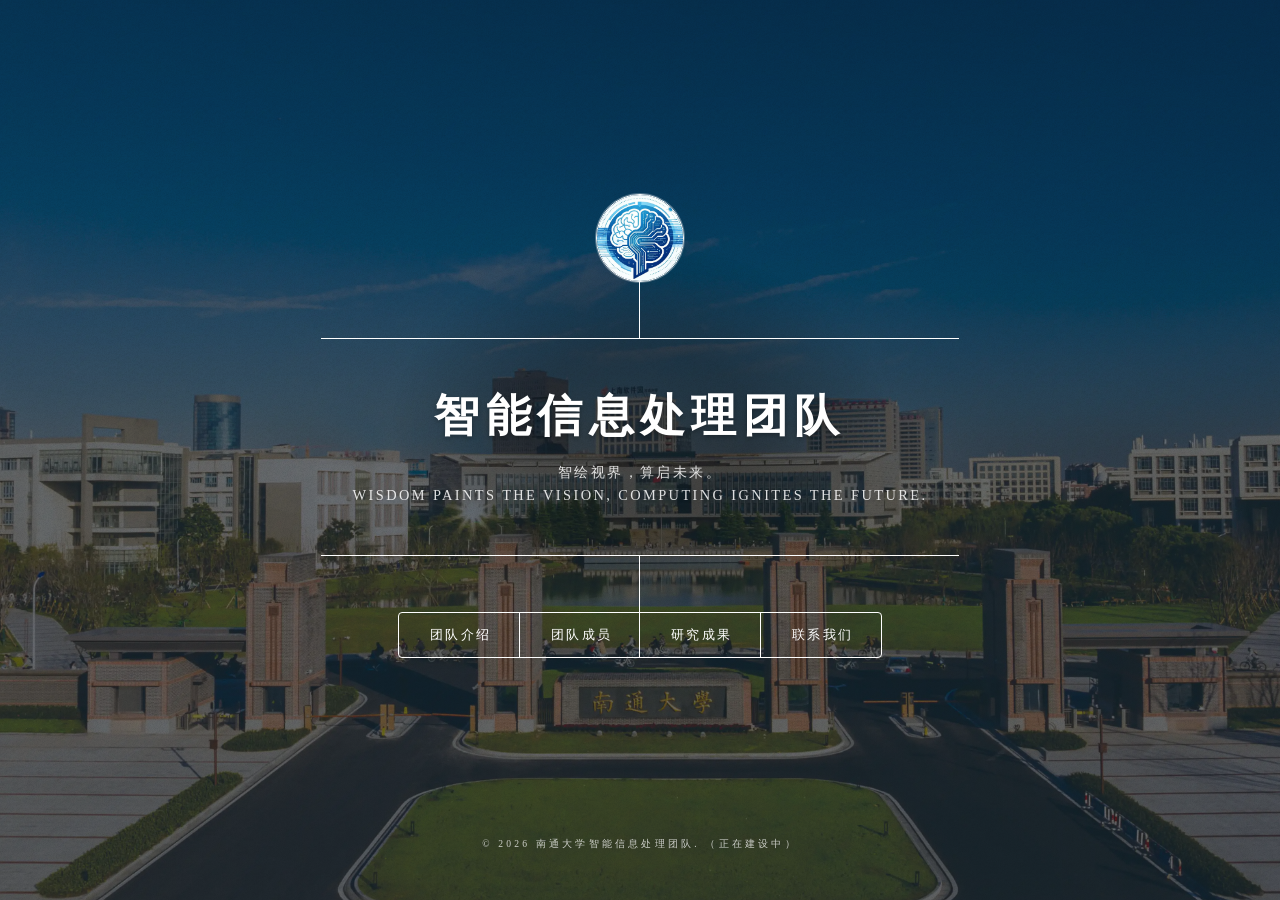
<file: index.html>
<!DOCTYPE HTML>
<!--
	Dimension by HTML5 UP
	html5up.net | @ajlkn
	Free for personal and commercial use under the CCA 3.0 license (html5up.net/license)
-->
<html lang="zh-CN">

<head>
	<title>NTU CENPARMI</title>
	<meta charset="utf-8" />
	<meta name="viewport" content="width=device-width, initial-scale=1, user-scalable=yes" />
	<meta name="description" content="南通大学智能信息处理团队，研究方向包括图像处理、多模态语义通信...">
	<link rel="stylesheet" href="assets/css/main.css" />
	<noscript>
		<link rel="stylesheet" href="assets/css/noscript.css" />
	</noscript>
	<link rel="preconnect" href="https://webapi.amap.com">
</head>

<body class="is-preload">

	<!-- Wrapper -->
	<div id="wrapper">

		<!-- Header -->
		<header id="header">
			<div class="logo">
				<img src="images/logo.webp" alt="Logo" fetchpriority="high">
			</div>
			<div class="content">
				<div class="inner">
					<h1>智能信息处理团队</h1>
					<p>智绘视界，算启未来。<br />
						Wisdom paints the vision, Computing ignites the future.
					</p>
				</div>
			</div>
			<nav>
				<ul>
					<li><a href="#intro">团队介绍</a></li>
					<li><a href="#people">团队成员</a></li>
					<li><a href="#publication">研究成果</a></li>
					<li><a href="#contact">联系我们</a></li>
					<!--<li><a href="#elements">Elements</a></li>-->
				</ul>
			</nav>
		</header>

		<!-- Main -->
		<div id="main">

			<!-- Intro -->
			<article id="intro">
				<h2 class="major">团队介绍</h2>
				<span class="image main"><img src="images/team.webp" alt="" loading="lazy" /></span>
				<p class="text-justify">
					智能信息处理团队的研究侧重于新的数据表达和智能处理技术的理论和应用，主要研究方向包括图像处理与模式识别、多模态语义通信、通感算智一体化等，在视频监控、步态识别、异常检测、多目标跟踪、安全隐私、智能家居、智慧农业等应用领域展开了很多相关工作，取得了不错的成果。
				</p>
				<div class="stats-grid">
					<div class="stat-item">
						<div class="stat-number">100+</div>
						<div class="stat-label">SCI论文</div>
					</div>
					<div class="stat-item">
						<div class="stat-number">50+</div>
						<div class="stat-label">授权专利</div>
					</div>
					<div class="stat-item">
						<div class="stat-number">20+</div>
						<div class="stat-label">培养博士/硕士</div>
					</div>
					<div class="stat-item">
						<div class="stat-number">500+</div>
						<div class="stat-label">经费(万元)</div>
					</div>
				</div>
				<h3>研究方向</h3>
				<div class="research-tags">
					<span class="research-tag">图像处理与模式识别</span>
					<span class="research-tag">多模态语义通信</span>
					<span class="research-tag">通感算智一体化</span>
				</div>
			</article>

			<!-- People -->
			<article id="people">
				<h2 class="major">团队人员</h2>
				<!-- 1. 学术合作者 -->
				<h3>团队负责人 (Team Leader)</h3>

				<!-- 李洪均教授（详细展示 + 照片） -->
				<div class="collaborator-with-photo">
					<div class="collab-photo">
						<img src="images/li hongjun.png" alt="Li Hongjun" loading="lazy">
					</div>
					<div class="collab-info">
						<div class="collab-name"><a href="profile_lihongjun.html"
								style="color:white; text-decoration:none;">李洪均 | Li Hongjun
								<div class="collab-title">
									教授<br>南通大学信息科学技术学院副院长<br>江苏省高教学会电子信息类专业教学研究会常务理事<br>“中国移动”教学名师
								</div>
								<div class="collab-role">
									现任中国自动化学会、中国人工智能学会、中国计算机学会、中国图象图形学学会旗下人工智能和计算机视觉领域专业委员。发表SCI/EI收录论文60余篇，授权专利20余件；主持或参与多项国家级，出版专著1项。
								</div>
								<div class="collab-research"><strong>研究方向：</strong> 人工智能、模式识别、机器学习、图像处理和视频理解。
								</div>
							</a></div>

					</div>
				</div>

				<!-- 其他合作者列表（简洁保留） 
				<div class="other-collaborators">
					<h4>其他合作者</h4>
					<ul>
						<li><strong>Prof. xx</strong> – xx</li>
					</ul>
				</div>-->

				<!-- 2. 团队成员（本校教师） -->
				<h3>团队成员 (Group Members)</h3>
				<div class="person-grid">
					<div class="person-card">
						<a href="profile_tangmin.html" style="color:white; text-decoration:none;">
							<img src="images/tang min-1.png" alt="汤敏" class="person-photo" loading="lazy">
							<h4>汤敏 (Tang Min)</h4>
							<div class="title">副教授<br>研究方向：图像处理</div>
						</a>
					</div>
					<div class="person-card">
						<a href="profile_chenjunjie.html" style="color:white; text-decoration:none;">
							<img src="images/chen junjie-1.png" alt="陈俊杰" class="person-photo" loading="lazy">
							<h4>陈俊杰 (Chen Junjie)</h4>
							<div class="title">讲师<br>研究方向：信号处理</div>
						</a>
					</div>
					<div class="person-card">
						<a href="profile_tengliping.html" style="color:white; text-decoration:none;">
							<img src="images/teng liping.png" alt="滕立平" class="person-photo" loading="lazy">
							<h4>滕立平 (Teng Liping)</h4>
							<div class="title">讲师<br>研究方向：信号处理</div>
						</a>
					</div>
					<div class="person-card">
						<a href="profile_chenmingzi.html" style="color:white; text-decoration:none;">
							<img src="images/chen mingzi-1.png" alt="陈铭子" class="person-photo" loading="lazy">
							<h4>陈铭子 (Chen Mingzi)</h4>
							<div class="title">讲师<br>研究方向：图像处理</div>
						</a>
					</div>
				</div>

				<!-- 3. 研究生 -->
				<h3>研究生 (Graduate Students)</h3>

				<!-- 博士生板块
				<div class="student-group">
					<h4>📘 博士研究生</h4>
					<div class="student-list">
						<li><strong>2025级博：</strong>汤佳颖 <span class="award-badge">硕士毕业于常州大学</span></li>
						<li><strong>2024级博：</strong>陈雨鑫 <span class="award-badge">硕士毕业于贵州民族大学</span> <span
								class="award-badge">学业二等奖学金</span></li>
						<li><strong>2023级博：</strong>刘帅帅 <span class="award-badge">博士国家奖学金</span> <span
								class="award-badge">学业特等奖学金</span> <span class="award-badge">省研究生科研创新计划</span></li>
						<li><strong>2021级博：</strong>刘璨 <span class="award-badge">学业二等奖学金×2</span> <span
								class="award-badge">省科研创新计划</span></li>
					</div>
				</div> -->

				<!-- 硕士生板块（按年级分组） -->
				<div class="student-group">
					<h4>硕士研究生</h4>
					<h5 style="margin:0.5rem 0 0 0;">2025级</h5>
					<div class="student-list">
						<li>王鑫旗 </li>
						<li>方雨婷 </li>
						<li>孙悦铭 </li>
						<li>刘高祥 </li>
					</div>
					<h5 style="margin:1rem 0 0 0;">2024级</h5>
					<div class="student-list">
						<li>顾天潇 <span class="award-badge">学业一等奖学金</span></li>
						<li>康盼盼 <span class="award-badge">学业二等奖学金</span></li>
						<li>陈楠 <span class="award-badge">学业二等奖学金</span></li>
						<li>沈珍燕 <span class="award-badge">学业一等奖学金</span></li>

					</div>
					<h5 style="margin:1rem 0 0 0;">2023级</h5>
					<div class="student-list">
						<li>张贝宁 <span class="award-badge">学业二等奖/二等奖</span></li>
						<li>蒋悦晗 <span class="award-badge">学业二等奖/二等奖</span></li>
						<li>刘致远 <span class="award-badge">学业二等奖/二等奖</span></li>
						<li>陈雨翔 <span class="award-badge">学业二等奖/二等奖</span></li>
						<li>白天 <span class="award-badge">学业二等奖/一等奖</span></li>
						<li>王亚婷 <span class="award-badge">国家奖学金/学业一等奖/二等奖</span></li>
						<li>李尚峰 <span class="award-badge">学业二等奖/二等奖</span></li>
					</div>
				</div>

				<!-- 4. 本科生 -->
				<h3>本科生 (Undergraduate Students)</h3>
				<p>团队指导本科生共计 100 余人，多次获得校级、省级大创项目资助，并在各类学科竞赛中取得优异成绩。</p>

				<!-- 5. 已毕业研究生（折叠展示详细信息） -->
				<h3>已毕业研究生 (Alumni)</h3>
				<div class="grad-item">
					<details>
						<summary>待完善</summary>
						<div class="honor">发表论文x篇，荣誉奖项：xxx，毕业去向：xx</div>
					</details>
				</div>
			</article>

			<!-- Publication -->
			<article id="publication">
				<h2 class="major">出版成果</h2>

				<div class="pub-year-nav">
					<span class="nav-label">跳转年份：</span>
					<a href="#pub-2026" class="year-link">2026</a>
					<a href="#pub-2025" class="year-link">2025</a>
					<a href="#pub-2024" class="year-link">2024</a>
					<a href="#pub-2023" class="year-link">2023</a>
					<a href="#pub-2022" class="year-link">2022</a>
					<a href="#pub-2021" class="year-link">2021</a>
					<a href="#pub-2020" class="year-link">2020</a>
				</div>

				<!-- 所有论文按年份倒序排列（2026 → 2012） -->
				<h3 id="pub-2026">2026</h3>
				<ul>
					<li>Li HJ, Jiang YH and Teng LP, "Star-Shaped Multi-Person Interaction Graph Model for Group
						Skeleton-Based Action Recognition," <em>IEEE Transactions on Image Processing</em>, 2026,
						35:4223-4236.</li>
					<li>Li CB, Li HJ* and Zhang GA, "Multi-Perceptual Framework for Anomaly Detection," <em>IEEE
							Transactions on Emerging Topics in Computational Intelligence</em>, 2026, 10(2): 1821-1833.
					</li>
					<li>Teng Liping; Wang Qing; Chen Hua; Guo Qinghua; Jin Ming, "Receive Beamforming Using Sum and
						Difference Virtual Co-arrays for Dual-Function Radar Communications," <em>IEEE Transactions on
							Aerospace and Electronic Systems</em>, 2026, 1-13.</li>
					<li>M. Chen; Yan Peishun; Li Hongjun; Li Chunguo; Kang Jiawen and Nallanathan Arumugam, "QoE-Aware
						Network Slicing and Resource Allocation for Stable Mobile Online Learning," <em>IEEE
							Transactions on Mobile Computing</em>, 2026, doi: 10.1109/TMC.2026.3682966.</li>
					<li>Chen Mingzi; Yan Peishun; Li Hongjun; Li Chunguo; Dang Shuping; Nallanathan Arumugam,
						"Task-Oriented Resource Allocation for Cross-Modal Semantic Communications," <em>IEEE
							Network</em>, Early Access, 2026.</li>
					<li>Yan Peishun; Chen Mingzi*; Cao Zhanghua; Li Bin; Jiang Yuhan; Zou Yulong; Li Chunguo; Dang
						Shuping, "Artificial Noise With Network Coding for Securing NOMA-Assisted Cooperative Networks,"
						<em>IEEE Transactions on Vehicular Technology</em>, 2026, 75(2): 3475-3480.
					</li>
				</ul>

				<h3 id="pub-2025">2025</h3>
				<ul>
					<li>Li HJ and Bai T, “Action-Responsive Contrastive Network for Fine-Grained Skeleton-Based Action
						Recognition,” <em>IEEE Transactions on Multimedia</em>, 2025, 27: 7988-8001.</li>
					<li>Li CB, Li HJ* and Zhang GA, “Detecting Adversarial Attacks Based on Tracking Differences in
						Frequency Bands,” <em>IEEE Transactions on Multimedia</em>, 2025, 27: 4597-4612.</li>
					<li>Li HJ, Wang YL, Wang YT and Chen JJ, “A Multi-memory-augmented Network with a Curvy Metric
						Method for Video Anomaly Detection,” <em>Neural Networks</em>, 2025, 184: 106972.</li>
					<li>Li CB, Li HJ* and Zhang GA, “Spatial Scene Temporal Behavior Framework for Anomaly Detection,”
						<em>Digital Signal Processing</em>, 2025, 160: 105076.
					</li>
					<li>Teng Liping; Li Hongjun; Chen Hua; Liu Wei; Jin Ming, "A Local-Global Feature Extraction
						Self-Supervision Network for Gridless DOA Estimation With Arbitrary Sparse Arrays," <em>IEEE
							Transactions on Cognitive Communications and Networking</em>, 2025, 12: 4248-4260.</li>
					<li>Teng Liping; Wang Qing; Wang Yanhui; Guo Qinghua; Li Wanqing, "A Complex Hermitian Positive
						Definite Manifold Embedding Transformer Network for Time-Varying Direction of Arrival Tracking,"
						<em>IEEE Transactions on Cognitive Communications and Networking</em>, 2025, 11(6): 3601-3617.
					</li>

				</ul>

				<h3 id="pub-2024">2024</h3>
				<ul>
					<li>Li HJ, Li SF, "Advancing scene text image super-resolution via edge enhancement priors,"
						<em>Signal Image and Video Processing</em>, 2024, 18: 8241-8250.
					</li>
					<li>Li HJ, Wang YL, Wang YT and Chen JJ, “An Informative Dual ForkNet for Video Anomaly Detection,”
						<em>Neural Networks</em>, 2024, 179: 106509.
					</li>
					<li>Li CB, Li HJ* and Zhang GA, “Cross-modality Integration Framework with Prediction, Perception
						and Discrimination for Video Anomaly Detection,” <em>Neural Networks</em>, 2024, 172: 106138.
					</li>
					<li>Teng Liping; Wang Qing; Chen Hua, "Denoising-dynamic Attention Network for Circular and
						Non-circular Mixed Signals DOA Estimation," <em>IEEE Sensors Journal</em>, 2024, 24(19):
						30352-30362.</li>
					<li>Chen Mingzi; Xin Wei; Peizhong Xie; Zhe Zhang, "QoE Oriented Intelligent Online Learning
						Evaluation Technology in B5G Scenario," <em>Digital Communications and Networks</em>, 2024,
						10(1): 7-15.</li>
					<li>Chen Mingzi; Yanan Chen; Shouxiang Ni; Peilin Li; Xuguang Zhang, "Knowledge Tracing Based Wheel
						Spinning Detection Model in Intelligent Tutoring Systems," <em>International Conference on
							Educational and Information Technology (ICEIT)</em>, Chengdu, China, 2024.</li>
				</ul>

				<h3 id="pub-2023">2023</h3>
				<ul>
					<li>Zhou Z, Sun QS, Li HJ, Li CB and Ren ZW, “Regression-selective Feature-adaptive Tracker for
						Visual Object Tracking,” <em>IEEE Transactions on Multimedia</em>, 2023, 25: 5444-5457.</li>
					<li>Li CB, Li HJ* and Zhang GA, “Future Frame Prediction based on Generative Assistant
						Discriminative Network for Anomaly Detection,” <em>Applied Intelligence</em>, 2023, 53(1):
						542-559.</li>
					<li>Chen Mingzi; Wei Xin; Zhang Xuguang; Ye Lei, "Affection-enhanced Personalized Question
						Recommendation in Online Learning," <em>KSII Transactions on Internet and Information
							Systems</em>, 2023, 17(12): 3266-3285.</li>
				</ul>

				<h3 id="pub-2022">2022</h3>
				<ul>
					<li>Li HJ, Zhou Z, Li CB and Suen CY, “A Near Effective and Efficient Model in Recognition,”
						<em>Pattern Recognition</em>, 2022, 122: 108173.
					</li>
				</ul>

				<h3 id="pub-2021">2021</h3>
				<ul>
					<li>Teng Liping; Wang, Qing; Chen, Hua, "1-Bit DOA Estimation Algorithm for Strictly NonCircular
						Sources," <em>IEEE Communications Letters</em>, 2021, 25(7): 2216-2220.</li>
					<li>Chen Mingzi; Xin Wei; Liang Zhou, "Integrated Media Platform-based Virtual Office Hours
						Implementation for Online Teaching in Post-COVID-19 Pandemic Era," <em>KSII Transactions on
							Internet and Information Systems</em>, 2021, 15(8): 2732-2748.</li>
				</ul>

				<h3 id="pub-2020">2020</h3>
				<ul>
					<li>Chen Mingzi; Xin Wei; Yun Gao; Liqi Huang; Mingkai Chen; Bin Kang, "Deep-broad Learning System
						for Traffic Flow Prediction toward 5G Cellular Wireless Network," <em>International Wireless
							Communications and Mobile Computing (IWCMC)</em>, Limassol, Cyprus, 2020.</li>
				</ul>

				<button id="pubGoTopBtn" class="floating-top-btn" title="回到顶部">↑</button>
			</article>

			<!-- Contact -->
			<article id="contact">
				<h2 class="major">联系我们</h2>

				<div class="contact-info">
					<h3>办公地址</h3>
					<p>江苏省南通市啬园路9号 南通大学信息科学技术学院<br>科技实验楼1117室
						<br>邮编：226019
					</p>

					<!-- 地图模块 -->
					<div class="map-container">
						<!-- 1. 创建一个专门用来放地图的div容器，id必须准确 -->
						<div id="campusMap" style="width: 100%; height: 300px; border-radius: 12px;"></div>
						<p class="map-note">📍 点击地图可查看详细路线</p>
					</div>

					<h3>招生与招聘</h3>
					<p>每年按计划招收研究生，主要从事人工智能、视频理解分析、动作识别、视频异常检测等方向的研究工作。欢迎对相关研究领域有浓厚兴趣并愿意为之不懈努力的有志青年加入！<br>
						请将简历发送至：<a href="mailto:lihongjun103@126.com">lihongjun103@126.com</a></p>
				</div>

				<!-- 联系表单（保留可选）
				<form method="post" action="#" class="alt">
					<div class="fields">
						<div class="field half">
							<label for="name">姓名</label>
							<input type="text" name="name" id="name" />
						</div>
						<div class="field half">
							<label for="email">邮箱</label>
							<input type="email" name="email" id="email" />
						</div>
						<div class="field">
							<label for="message">留言</label>
							<textarea name="message" id="message" rows="4"></textarea>
						</div>
					</div>
					<ul class="actions">
						<li><input type="submit" value="发送消息" class="primary" /></li>
						<li><input type="reset" value="重置" /></li>
					</ul>
				</form>

				<ul class="icons">
					<li><a href="#" class="icon brands fa-github"><span class="label">GitHub</span></a></li>
					<li><a href="#" class="icon brands fa-google-scholar"><span class="label">Google Scholar</span></a>
					</li>
					<li><a href="#" class="icon brands fa-researchgate"><span class="label">ResearchGate</span></a></li>
					<li><a href="#" class="icon solid fa-envelope"><span class="label">Email</span></a></li>
				</ul> -->
			</article>

			<!-- Elements -->
			<article id="elements">
				<h2 class="major">Elements</h2>

				<section>
					<h3 class="major">Text</h3>
					<p>This is <b>bold</b> and this is <strong>strong</strong>. This is <i>italic</i> and this is
						<em>emphasized</em>.
						This is <sup>superscript</sup> text and this is <sub>subscript</sub> text.
						This is <u>underlined</u> and this is code: <code>for (;;) { ... }</code>. Finally, <a
							href="#">this is a link</a>.
					</p>
					<hr />
					<h2>Heading Level 2</h2>
					<h3>Heading Level 3</h3>
					<h4>Heading Level 4</h4>
					<h5>Heading Level 5</h5>
					<h6>Heading Level 6</h6>
					<hr />
					<h4>Blockquote</h4>
					<blockquote>Fringilla nisl. Donec accumsan interdum nisi, quis tincidunt felis sagittis eget tempus
						euismod. Vestibulum ante ipsum primis in faucibus vestibulum. Blandit adipiscing eu felis
						iaculis volutpat ac adipiscing accumsan faucibus. Vestibulum ante ipsum primis in faucibus lorem
						ipsum dolor sit amet nullam adipiscing eu felis.</blockquote>
					<h4>Preformatted</h4>
					<pre><code>i = 0;

while (!deck.isInOrder()) {
    print 'Iteration ' + i;
    deck.shuffle();
    i++;
}

print 'It took ' + i + ' iterations to sort the deck.';</code></pre>
				</section>

				<section>
					<h3 class="major">Lists</h3>

					<h4>Unordered</h4>
					<ul>
						<li>Dolor pulvinar etiam.</li>
						<li>Sagittis adipiscing.</li>
						<li>Felis enim feugiat.</li>
					</ul>

					<h4>Alternate</h4>
					<ul class="alt">
						<li>Dolor pulvinar etiam.</li>
						<li>Sagittis adipiscing.</li>
						<li>Felis enim feugiat.</li>
					</ul>

					<h4>Ordered</h4>
					<ol>
						<li>Dolor pulvinar etiam.</li>
						<li>Etiam vel felis viverra.</li>
						<li>Felis enim feugiat.</li>
						<li>Dolor pulvinar etiam.</li>
						<li>Etiam vel felis lorem.</li>
						<li>Felis enim et feugiat.</li>
					</ol>
					<h4>Icons</h4>
					<ul class="icons">
						<li><a href="#" class="icon brands fa-twitter"><span class="label">Twitter</span></a></li>
						<li><a href="#" class="icon brands fa-facebook-f"><span class="label">Facebook</span></a></li>
						<li><a href="#" class="icon brands fa-instagram"><span class="label">Instagram</span></a></li>
						<li><a href="#" class="icon brands fa-github"><span class="label">Github</span></a></li>
					</ul>

					<h4>Actions</h4>
					<ul class="actions">
						<li><a href="#" class="button primary">Default</a></li>
						<li><a href="#" class="button">Default</a></li>
					</ul>
					<ul class="actions stacked">
						<li><a href="#" class="button primary">Default</a></li>
						<li><a href="#" class="button">Default</a></li>
					</ul>
				</section>

				<section>
					<h3 class="major">Table</h3>
					<h4>Default</h4>
					<div class="table-wrapper">
						<table>
							<thead>
								<tr>
									<th>Name</th>
									<th>Description</th>
									<th>Price</th>
								</tr>
							</thead>
							<tbody>
								<tr>
									<td>Item One</td>
									<td>Ante turpis integer aliquet porttitor.</td>
									<td>29.99</td>
								</tr>
								<tr>
									<td>Item Two</td>
									<td>Vis ac commodo adipiscing arcu aliquet.</td>
									<td>19.99</td>
								</tr>
								<tr>
									<td>Item Three</td>
									<td> Morbi faucibus arcu accumsan lorem.</td>
									<td>29.99</td>
								</tr>
								<tr>
									<td>Item Four</td>
									<td>Vitae integer tempus condimentum.</td>
									<td>19.99</td>
								</tr>
								<tr>
									<td>Item Five</td>
									<td>Ante turpis integer aliquet porttitor.</td>
									<td>29.99</td>
								</tr>
							</tbody>
							<tfoot>
								<tr>
									<td colspan="2"></td>
									<td>100.00</td>
								</tr>
							</tfoot>
						</table>
					</div>

					<h4>Alternate</h4>
					<div class="table-wrapper">
						<table class="alt">
							<thead>
								<tr>
									<th>Name</th>
									<th>Description</th>
									<th>Price</th>
								</tr>
							</thead>
							<tbody>
								<tr>
									<td>Item One</td>
									<td>Ante turpis integer aliquet porttitor.</td>
									<td>29.99</td>
								</tr>
								<tr>
									<td>Item Two</td>
									<td>Vis ac commodo adipiscing arcu aliquet.</td>
									<td>19.99</td>
								</tr>
								<tr>
									<td>Item Three</td>
									<td> Morbi faucibus arcu accumsan lorem.</td>
									<td>29.99</td>
								</tr>
								<tr>
									<td>Item Four</td>
									<td>Vitae integer tempus condimentum.</td>
									<td>19.99</td>
								</tr>
								<tr>
									<td>Item Five</td>
									<td>Ante turpis integer aliquet porttitor.</td>
									<td>29.99</td>
								</tr>
							</tbody>
							<tfoot>
								<tr>
									<td colspan="2"></td>
									<td>100.00</td>
								</tr>
							</tfoot>
						</table>
					</div>
				</section>

				<section>
					<h3 class="major">Buttons</h3>
					<ul class="actions">
						<li><a href="#" class="button primary">Primary</a></li>
						<li><a href="#" class="button">Default</a></li>
					</ul>
					<ul class="actions">
						<li><a href="#" class="button">Default</a></li>
						<li><a href="#" class="button small">Small</a></li>
					</ul>
					<ul class="actions">
						<li><a href="#" class="button primary icon solid fa-download">Icon</a></li>
						<li><a href="#" class="button icon solid fa-download">Icon</a></li>
					</ul>
					<ul class="actions">
						<li><span class="button primary disabled">Disabled</span></li>
						<li><span class="button disabled">Disabled</span></li>
					</ul>
				</section>

				<section>
					<h3 class="major">Form</h3>
					<form method="post" action="#">
						<div class="fields">
							<div class="field half">
								<label for="demo-name">Name</label>
								<input type="text" name="demo-name" id="demo-name" value="" placeholder="Jane Doe" />
							</div>
							<div class="field half">
								<label for="demo-email">Email</label>
								<input type="email" name="demo-email" id="demo-email" value=""
									placeholder="jane@untitled.tld" />
							</div>
							<div class="field">
								<label for="demo-category">Category</label>
								<select name="demo-category" id="demo-category">
									<option value="">-</option>
									<option value="1">Manufacturing</option>
									<option value="1">Shipping</option>
									<option value="1">Administration</option>
									<option value="1">Human Resources</option>
								</select>
							</div>
							<div class="field half">
								<input type="radio" id="demo-priority-low" name="demo-priority" checked>
								<label for="demo-priority-low">Low</label>
							</div>
							<div class="field half">
								<input type="radio" id="demo-priority-high" name="demo-priority">
								<label for="demo-priority-high">High</label>
							</div>
							<div class="field half">
								<input type="checkbox" id="demo-copy" name="demo-copy">
								<label for="demo-copy">Email me a copy</label>
							</div>
							<div class="field half">
								<input type="checkbox" id="demo-human" name="demo-human" checked>
								<label for="demo-human">Not a robot</label>
							</div>
							<div class="field">
								<label for="demo-message">Message</label>
								<textarea name="demo-message" id="demo-message" placeholder="Enter your message"
									rows="6"></textarea>
							</div>
						</div>
						<ul class="actions">
							<li><input type="submit" value="Send Message" class="primary" /></li>
							<li><input type="reset" value="Reset" /></li>
						</ul>
					</form>
				</section>

			</article>

		</div>

		<!-- Footer -->
		<footer id="footer">
			<p class="copyright">&copy; 2026 南通大学智能信息处理团队. （正在建设中）</p>
		</footer>

	</div>

	<!-- BG -->
	<div id="bg"></div>

	<!-- Scripts -->
	<script src="assets/js/jquery.min.js"></script>
	<script src="assets/js/browser.min.js"></script>
	<script src="assets/js/breakpoints.min.js"></script>
	<script src="assets/js/util.js"></script>
	<script src="assets/js/main.js"></script>
	<script>
		(function () {
			let mapInitialized = false;
			let amapLoaded = false;
			let map = null;

			function loadAMapAndInit() {
				if (amapLoaded) return;
				amapLoaded = true;

				// 设置安全密钥（必须在加载 API 之前）
				window._AMapSecurityConfig = {
					securityJsCode: "eb5d1177065b8f1ec4a15cf891e8b2e3"
				};

				// 动态创建 script 标签加载高德地图 API
				var script = document.createElement('script');
				script.type = 'text/javascript';
				script.src = 'https://webapi.amap.com/maps?v=2.0&key=4d9ff5f7e49032a1c2f921f7d0956279';
				script.onload = function () {
					// API 加载完成后再初始化地图
					initMapInstance();
				};
				document.head.appendChild(script);
			}

			function initMapInstance() {
				if (mapInitialized) return;
				mapInitialized = true;

				var mapContainer = document.getElementById('campusMap');
				if (!mapContainer) return;

				map = new AMap.Map('campusMap', {
					zoom: 15,
					center: [120.914394, 31.976091],
					viewMode: '2D'
				});

				var marker = new AMap.Marker({
					position: map.getCenter(),
					title: '南通大学信息科学技术学院'
				});
				map.add(marker);

				var infoWindow = new AMap.InfoWindow({
					content: '<div style="padding: 5px;"><strong>智能信息处理团队</strong><br/>南通大学信息科学技术学院<br/>啬园路9号</div>',
					offset: new AMap.Pixel(0, -30)
				});
				marker.on('click', function () {
					infoWindow.open(map, marker.getPosition());
				});
			}

			// 监听导航点击：当用户点击“联系我们”时，加载地图
			var contactLink = document.querySelector('a[href="#contact"]');
			if (contactLink) {
				contactLink.addEventListener('click', function () {
					// 延迟一点确保 DOM 完全显示，但无所谓
					loadAMapAndInit();
				});
			}

			// 可选：如果页面加载时 hash 就是 #contact（比如直接访问 index.html#contact），也立即加载
			if (window.location.hash === '#contact') {
				loadAMapAndInit();
			}
		})();
	</script>
	<script>
		(function () {
			// 保存滚动位置：在点击团队成员卡片时记录当前滚动位置
			const cards = document.querySelectorAll('.person-card a, .collaborator-with-photo a');
			cards.forEach(card => {
				card.addEventListener('click', function (e) {
					// 只保存滚动位置，不干扰链接跳转
					sessionStorage.setItem('peopleScrollY', window.scrollY);
				});
			});

			// 恢复滚动位置：当页面加载且当前显示的 article 是 #people 时
			function restoreScroll() {
				// 检查当前活动 article 是否为 people（通过 URL hash 判断）
				if (window.location.hash === '#people') {
					const savedY = sessionStorage.getItem('peopleScrollY');
					if (savedY !== null) {
						// 延迟一点，等待 DOM 渲染完成
						setTimeout(() => {
							window.scrollTo(0, parseInt(savedY));
							sessionStorage.removeItem('peopleScrollY'); // 清除，避免影响下次
						}, 100);
					}
				}
			}

			// 监听 hash 变化（比如通过浏览器的前进后退）
			window.addEventListener('hashchange', restoreScroll);
			// 页面首次加载时也尝试恢复
			window.addEventListener('load', restoreScroll);
		})();
	</script>
	<script>
		// 平滑滚动到年份锚点
		document.querySelectorAll('.year-link').forEach(link => {
			link.addEventListener('click', function (e) {
				e.preventDefault();
				const targetId = this.getAttribute('href'); // 如 "#pub-2026"
				if (targetId && targetId !== '#') {
					const targetElement = document.querySelector(targetId);
					if (targetElement) {
						targetElement.scrollIntoView({ behavior: 'smooth', block: 'start' });
						// 可选：更新 URL 哈希而不触发滚动（避免冲突）
						history.pushState(null, null, targetId);
					}
				}
			});
		});
	</script>
	<script>
		// 出版成果页面返回顶部按钮：滚动超过300px显示，点击平滑回顶
		(function () {
			var topBtn = document.getElementById('pubGoTopBtn');
			if (!topBtn) return;

			// 初始状态（隐藏）
			topBtn.classList.remove('show');

			// 滚动监听
			function checkScroll() {
				if (window.scrollY > 300) {
					topBtn.classList.add('show');
				} else {
					topBtn.classList.remove('show');
				}
			}
			window.addEventListener('scroll', checkScroll);
			checkScroll(); // 立即执行一次，避免初始位置错误

			// 点击回顶
			topBtn.addEventListener('click', function (e) {
				e.preventDefault();
				window.scrollTo({ top: 0, behavior: 'smooth' });
			});
		})();
	</script>

</body>

</html>
</file>
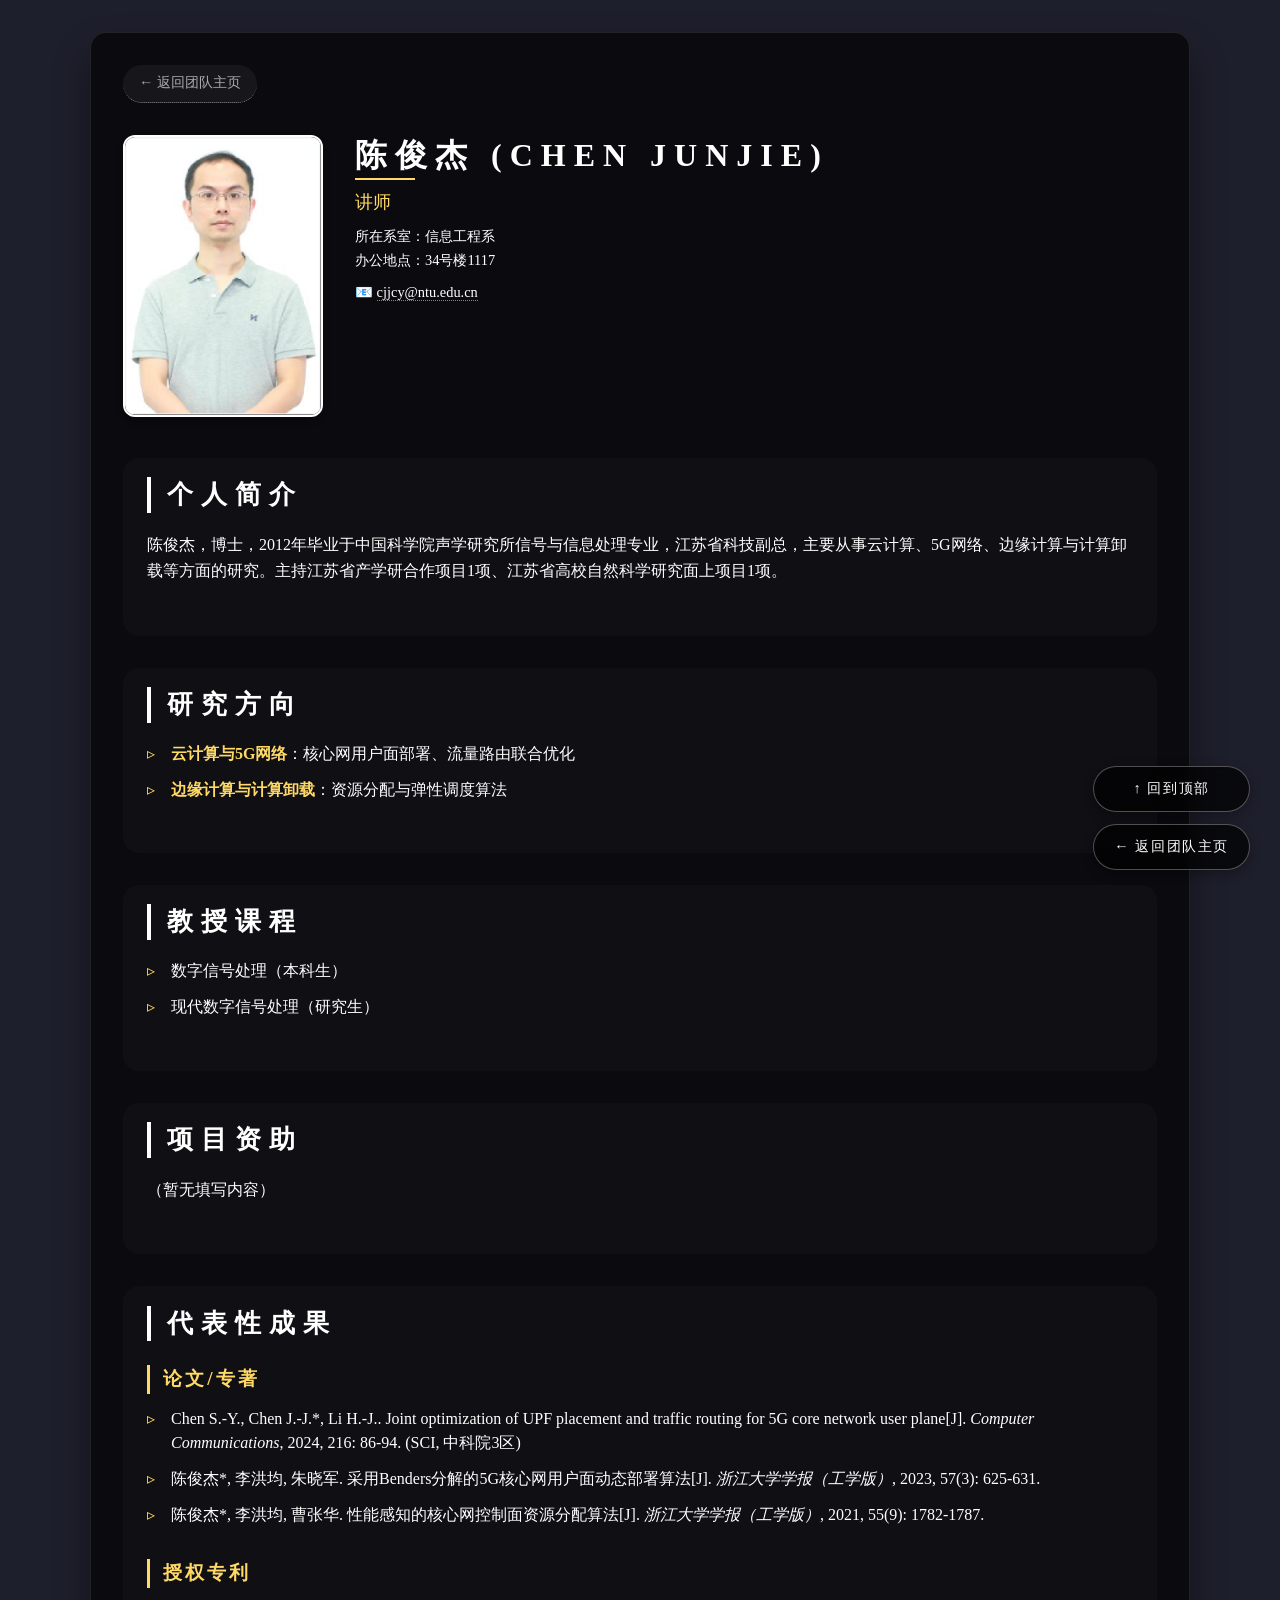
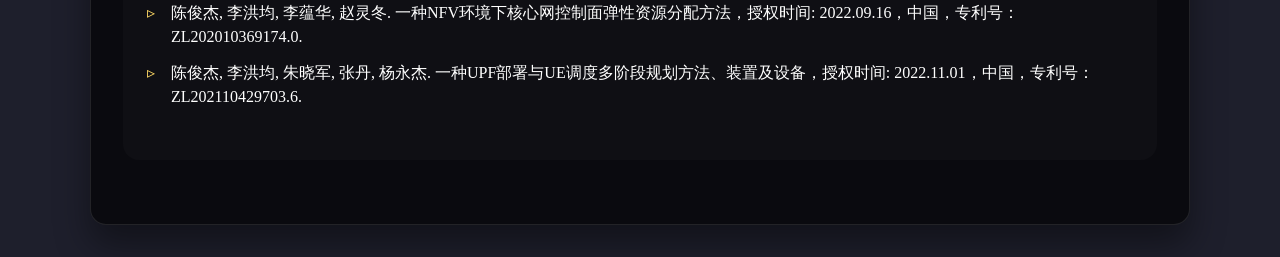
<file: profile_chenjunjie.html>
<!DOCTYPE HTML>
<html>

<head>
    <title>陈俊杰 - 详细主页</title>
    <meta charset="utf-8" />
    <meta name="viewport" content="width=device-width, initial-scale=1" />
    <link rel="stylesheet" href="assets/css/main.css" />
    <style>
        body {
            background: #1e1f2c;
        }

        #profile-wrapper {
            max-width: 1100px;
            margin: 2rem auto;
            padding: 2rem;
            background: rgba(0, 0, 0, 0.65);
            border-radius: 1rem;
        }

        .back-link {
            display: inline-block;
            margin-bottom: 2rem;
            color: #aaa;
            text-decoration: none;
        }

        .back-link:hover {
            color: #fff;
        }

        .profile-header {
            display: flex;
            flex-wrap: wrap;
            gap: 2rem;
            margin-bottom: 2rem;
        }

        .profile-photo {
            flex: 0 0 200px;
        }

        .profile-photo img {
            width: 100%;
            border-radius: 12px;
            border: 2px solid #fff;
            box-shadow: 0 4px 12px rgba(0, 0, 0, 0.3);
        }

        .profile-photo .avatar {
            width: 100%;
            aspect-ratio: 1 / 1;
            background: #3a3f5e;
            border-radius: 12px;
            display: flex;
            align-items: center;
            justify-content: center;
            font-size: 2.5rem;
            font-weight: bold;
            color: #ffd966;
            border: 2px solid #fff;
            box-shadow: 0 4px 12px rgba(0, 0, 0, 0.3);
            text-transform: uppercase;
        }

        .profile-info {
            flex: 1;
        }

        .profile-info h1 {
            margin: 0 0 0.5rem 0;
            font-size: 2rem;
        }

        .profile-info .title {
            color: #ffd966;
            font-size: 1.1rem;
            margin-bottom: 0.5rem;
        }

        .profile-info .affil,
        .profile-info .email {
            margin-bottom: 0.5rem;
            font-size: 0.9rem;
        }

        .section {
            margin: 2rem 0;
        }

        .section h2 {
            border-left: 4px solid #fff;
            padding-left: 1rem;
        }

        table {
            width: 100%;
            border-collapse: collapse;
            background: rgba(255, 255, 255, 0.05);
        }

        th,
        td {
            padding: 0.75rem;
            text-align: left;
            border-bottom: 1px solid rgba(255, 255, 255, 0.2);
        }

        th {
            background: rgba(0, 0, 0, 0.4);
        }

        @media (max-width: 736px) {
            .profile-header {
                flex-direction: column;
                align-items: center;
                text-align: center;
            }
        }
    </style>
</head>

<body>
    <div id="profile-wrapper">
        <a href="index.html#people" class="back-link">← 返回团队主页</a>

        <div class="profile-header">
            <div class="profile-photo">
                <img src="images/chen junjie.png" alt="陈俊杰">
            </div>
            <div class="profile-info">
                <h1>陈俊杰 (Chen Junjie)</h1>
                <div class="title">讲师</div>
                <div class="affil">
                    所在系室：信息工程系<br>
                    办公地点：34号楼1117
                </div>
                <div class="email">
                    📧 <a href="mailto:cjjcy@ntu.edu.cn">cjjcy@ntu.edu.cn</a>
                </div>
            </div>
        </div>

        <div class="section">
            <h2>个人简介</h2>
            <p>陈俊杰，博士，2012年毕业于中国科学院声学研究所信号与信息处理专业，江苏省科技副总，主要从事云计算、5G网络、边缘计算与计算卸载等方面的研究。主持江苏省产学研合作项目1项、江苏省高校自然科学研究面上项目1项。
            </p>
        </div>

        <div class="section">
            <h2>研究方向</h2>
            <ul>
                <li><strong>云计算与5G网络</strong>：核心网用户面部署、流量路由联合优化</li>
                <li><strong>边缘计算与计算卸载</strong>：资源分配与弹性调度算法</li>
            </ul>
        </div>

        <div class="section">
            <h2>教授课程</h2>
            <ul>
                <li>数字信号处理（本科生）</li>
                <li>现代数字信号处理（研究生）</li>
            </ul>
        </div>

        <div class="section">
            <h2>项目资助</h2>
            <p>（暂无填写内容）</p>
            <!-- 保持与模板一致，但无具体项目，可留空说明 -->
        </div>

        <div class="section">
            <h2>代表性成果</h2>

            <h3>论文/专著</h3>
            <ul>
                <li>Chen S.-Y., Chen J.-J.*, Li H.-J.. Joint optimization of UPF placement and traffic routing for 5G
                    core network user plane[J]. <em>Computer Communications</em>, 2024, 216: 86-94. (SCI, 中科院3区)</li>
                <li>陈俊杰*, 李洪均, 朱晓军. 采用Benders分解的5G核心网用户面动态部署算法[J]. <em>浙江大学学报（工学版）</em>, 2023, 57(3): 625-631.</li>
                <li>陈俊杰*, 李洪均, 曹张华. 性能感知的核心网控制面资源分配算法[J]. <em>浙江大学学报（工学版）</em>, 2021, 55(9): 1782-1787.</li>
            </ul>

            <h3>授权专利</h3>
            <ul>
                <li>陈俊杰, 李洪均, 李蕴华, 赵灵冬. 一种NFV环境下核心网控制面弹性资源分配方法，授权时间: 2022.09.16，中国，专利号：ZL202010369174.0.</li>
                <li>陈俊杰, 李洪均, 朱晓军, 张丹, 杨永杰. 一种UPF部署与UE调度多阶段规划方法、装置及设备，授权时间: 2022.11.01，中国，专利号：ZL202110429703.6.</li>
            </ul>
        </div>

        <!-- 学术服务、获奖、指导研究生情况均无，略去相应章节 -->
    </div>
    <div class="floating-buttons">
        <a href="#" class="floating-btn" id="goTopBtn">↑ 回到顶部</a>
        <a href="index.html#people" class="floating-btn">← 返回团队主页</a>
    </div>
    <script>
        document.getElementById('goTopBtn')?.addEventListener('click', function (e) {
            e.preventDefault();
            window.scrollTo({ top: 0, behavior: 'smooth' });
        });
    </script>
</body>

</html>
</file>
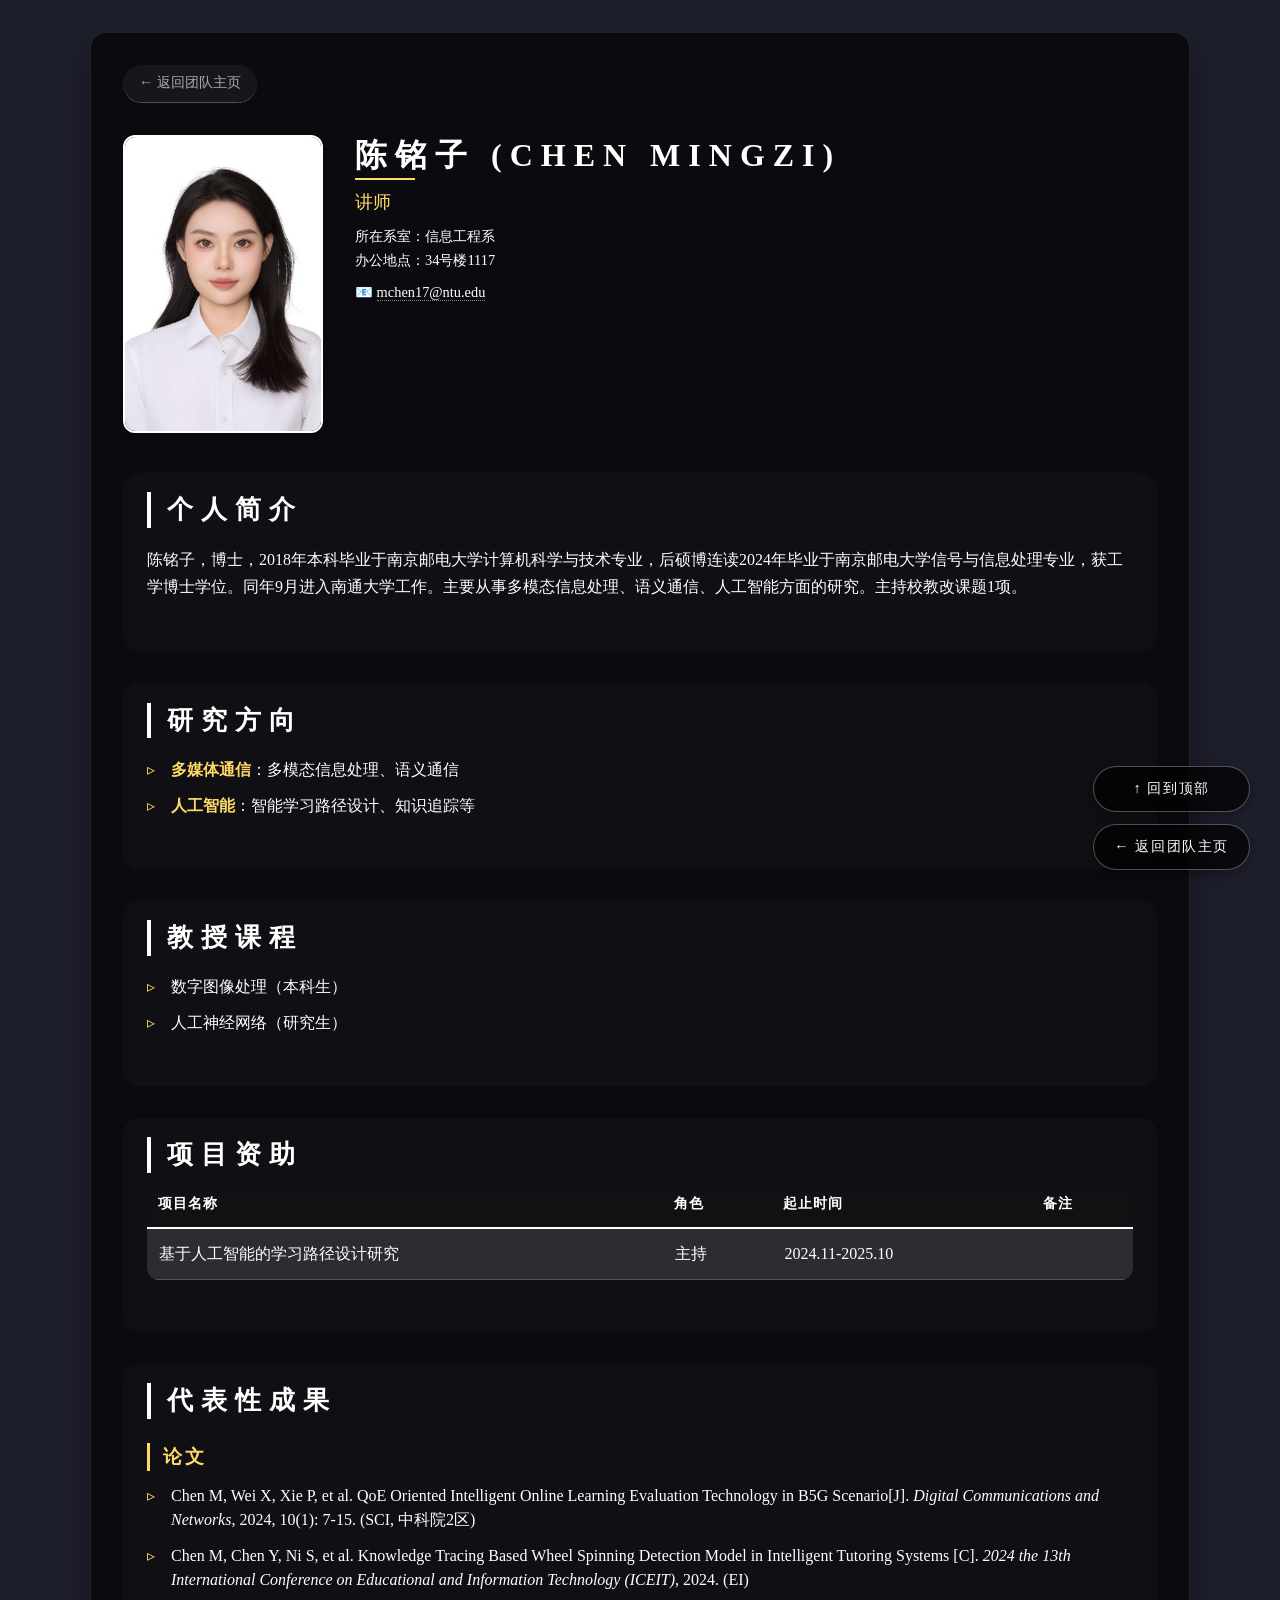
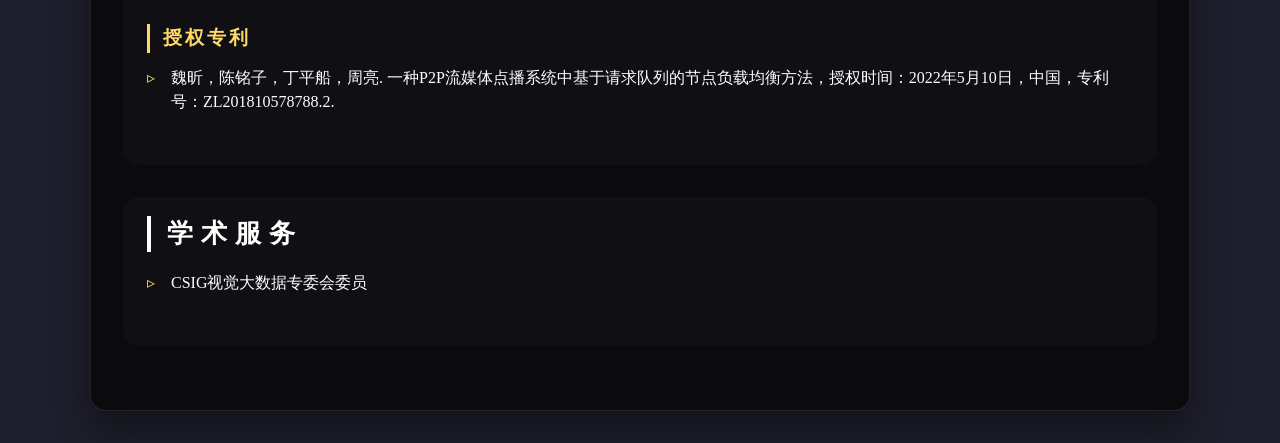
<file: profile_chenmingzi.html>
<!DOCTYPE HTML>
<html>

<head>
    <title>陈铭子 - 详细主页</title>
    <meta charset="utf-8" />
    <meta name="viewport" content="width=device-width, initial-scale=1" />
    <link rel="stylesheet" href="assets/css/main.css" />
    <style>
        body {
            background: #1e1f2c;
        }

        #profile-wrapper {
            max-width: 1100px;
            margin: 2rem auto;
            padding: 2rem;
            background: rgba(0, 0, 0, 0.65);
            border-radius: 1rem;
        }

        .back-link {
            display: inline-block;
            margin-bottom: 2rem;
            color: #aaa;
            text-decoration: none;
        }

        .back-link:hover {
            color: #fff;
        }

        .profile-header {
            display: flex;
            flex-wrap: wrap;
            gap: 2rem;
            margin-bottom: 2rem;
        }

        .profile-photo {
            flex: 0 0 200px;
        }

        .profile-photo img {
            width: 100%;
            border-radius: 12px;
            border: 2px solid #fff;
            box-shadow: 0 4px 12px rgba(0, 0, 0, 0.3);
        }

        .profile-photo .avatar {
            width: 100%;
            aspect-ratio: 1 / 1;
            background: #3a3f5e;
            border-radius: 12px;
            display: flex;
            align-items: center;
            justify-content: center;
            font-size: 2.5rem;
            font-weight: bold;
            color: #ffd966;
            border: 2px solid #fff;
            box-shadow: 0 4px 12px rgba(0, 0, 0, 0.3);
            text-transform: uppercase;
        }

        .profile-info {
            flex: 1;
        }

        .profile-info h1 {
            margin: 0 0 0.5rem 0;
            font-size: 2rem;
        }

        .profile-info .title {
            color: #ffd966;
            font-size: 1.1rem;
            margin-bottom: 0.5rem;
        }

        .profile-info .affil,
        .profile-info .email {
            margin-bottom: 0.5rem;
            font-size: 0.9rem;
        }

        .section {
            margin: 2rem 0;
        }

        .section h2 {
            border-left: 4px solid #fff;
            padding-left: 1rem;
        }

        table {
            width: 100%;
            border-collapse: collapse;
            background: rgba(255, 255, 255, 0.05);
        }

        th,
        td {
            padding: 0.75rem;
            text-align: left;
            border-bottom: 1px solid rgba(255, 255, 255, 0.2);
        }

        th {
            background: rgba(0, 0, 0, 0.4);
        }

        @media (max-width: 736px) {
            .profile-header {
                flex-direction: column;
                align-items: center;
                text-align: center;
            }
        }
    </style>
</head>

<body>
    <div id="profile-wrapper">
        <a href="index.html#people" class="back-link">← 返回团队主页</a>

        <div class="profile-header">
            <div class="profile-photo">
                <img src="images/chen mingzi.png" alt="陈铭子">
            </div>
            <div class="profile-info">
                <h1>陈铭子 (Chen Mingzi)</h1>
                <div class="title">讲师</div>
                <div class="affil">
                    所在系室：信息工程系<br>
                    办公地点：34号楼1117
                </div>
                <div class="email">
                    📧 <a href="mailto:mchen17@ntu.edu">mchen17@ntu.edu</a>
                </div>
            </div>
        </div>

        <div class="section">
            <h2>个人简介</h2>
            <p>陈铭子，博士，2018年本科毕业于南京邮电大学计算机科学与技术专业，后硕博连读2024年毕业于南京邮电大学信号与信息处理专业，获工学博士学位。同年9月进入南通大学工作。主要从事多模态信息处理、语义通信、人工智能方面的研究。主持校教改课题1项。
            </p>
        </div>

        <div class="section">
            <h2>研究方向</h2>
            <ul>
                <li><strong>多媒体通信</strong>：多模态信息处理、语义通信</li>
                <li><strong>人工智能</strong>：智能学习路径设计、知识追踪等</li>
            </ul>
        </div>

        <div class="section">
            <h2>教授课程</h2>
            <ul>
                <li>数字图像处理（本科生）</li>
                <li>人工神经网络（研究生）</li>
            </ul>
        </div>

        <div class="section">
            <h2>项目资助</h2>
            <table>
                <thead>
                    <tr>
                        <th>项目名称</th>
                        <th>角色</th>
                        <th>起止时间</th>
                        <th>备注</th>
                    </tr>
                </thead>
                <tbody>
                    <tr>
                        <td>基于人工智能的学习路径设计研究</td>
                        <td>主持</td>
                        <td>2024.11-2025.10</td>
                        <td></td>
                    </tr>
                </tbody>
            </table>
        </div>

        <div class="section">
            <h2>代表性成果</h2>

            <h3>论文</h3>
            <ul>
                <li>Chen M, Wei X, Xie P, et al. QoE Oriented Intelligent Online Learning Evaluation Technology in B5G
                    Scenario[J]. <em>Digital Communications and Networks</em>, 2024, 10(1): 7-15. (SCI, 中科院2区)</li>
                <li>Chen M, Chen Y, Ni S, et al. Knowledge Tracing Based Wheel Spinning Detection Model in Intelligent
                    Tutoring Systems [C]. <em>2024 the 13th International Conference on Educational and Information
                        Technology (ICEIT)</em>, 2024. (EI)</li>
            </ul>

            <h3>授权专利</h3>
            <ul>
                <li>魏昕，陈铭子，丁平船，周亮. 一种P2P流媒体点播系统中基于请求队列的节点负载均衡方法，授权时间：2022年5月10日，中国，专利号：ZL201810578788.2.</li>
            </ul>
        </div>

        <div class="section">
            <h2>学术服务</h2>
            <ul>
                <li>CSIG视觉大数据专委会委员</li>
            </ul>
        </div>

        <!-- 获奖信息、指导研究生情况均无，略去 -->
    </div>
    <div class="floating-buttons">
        <a href="#" class="floating-btn" id="goTopBtn">↑ 回到顶部</a>
        <a href="index.html#people" class="floating-btn">← 返回团队主页</a>
    </div>
    <script>
        document.getElementById('goTopBtn')?.addEventListener('click', function (e) {
            e.preventDefault();
            window.scrollTo({ top: 0, behavior: 'smooth' });
        });
    </script>
</body>

</html>
</file>
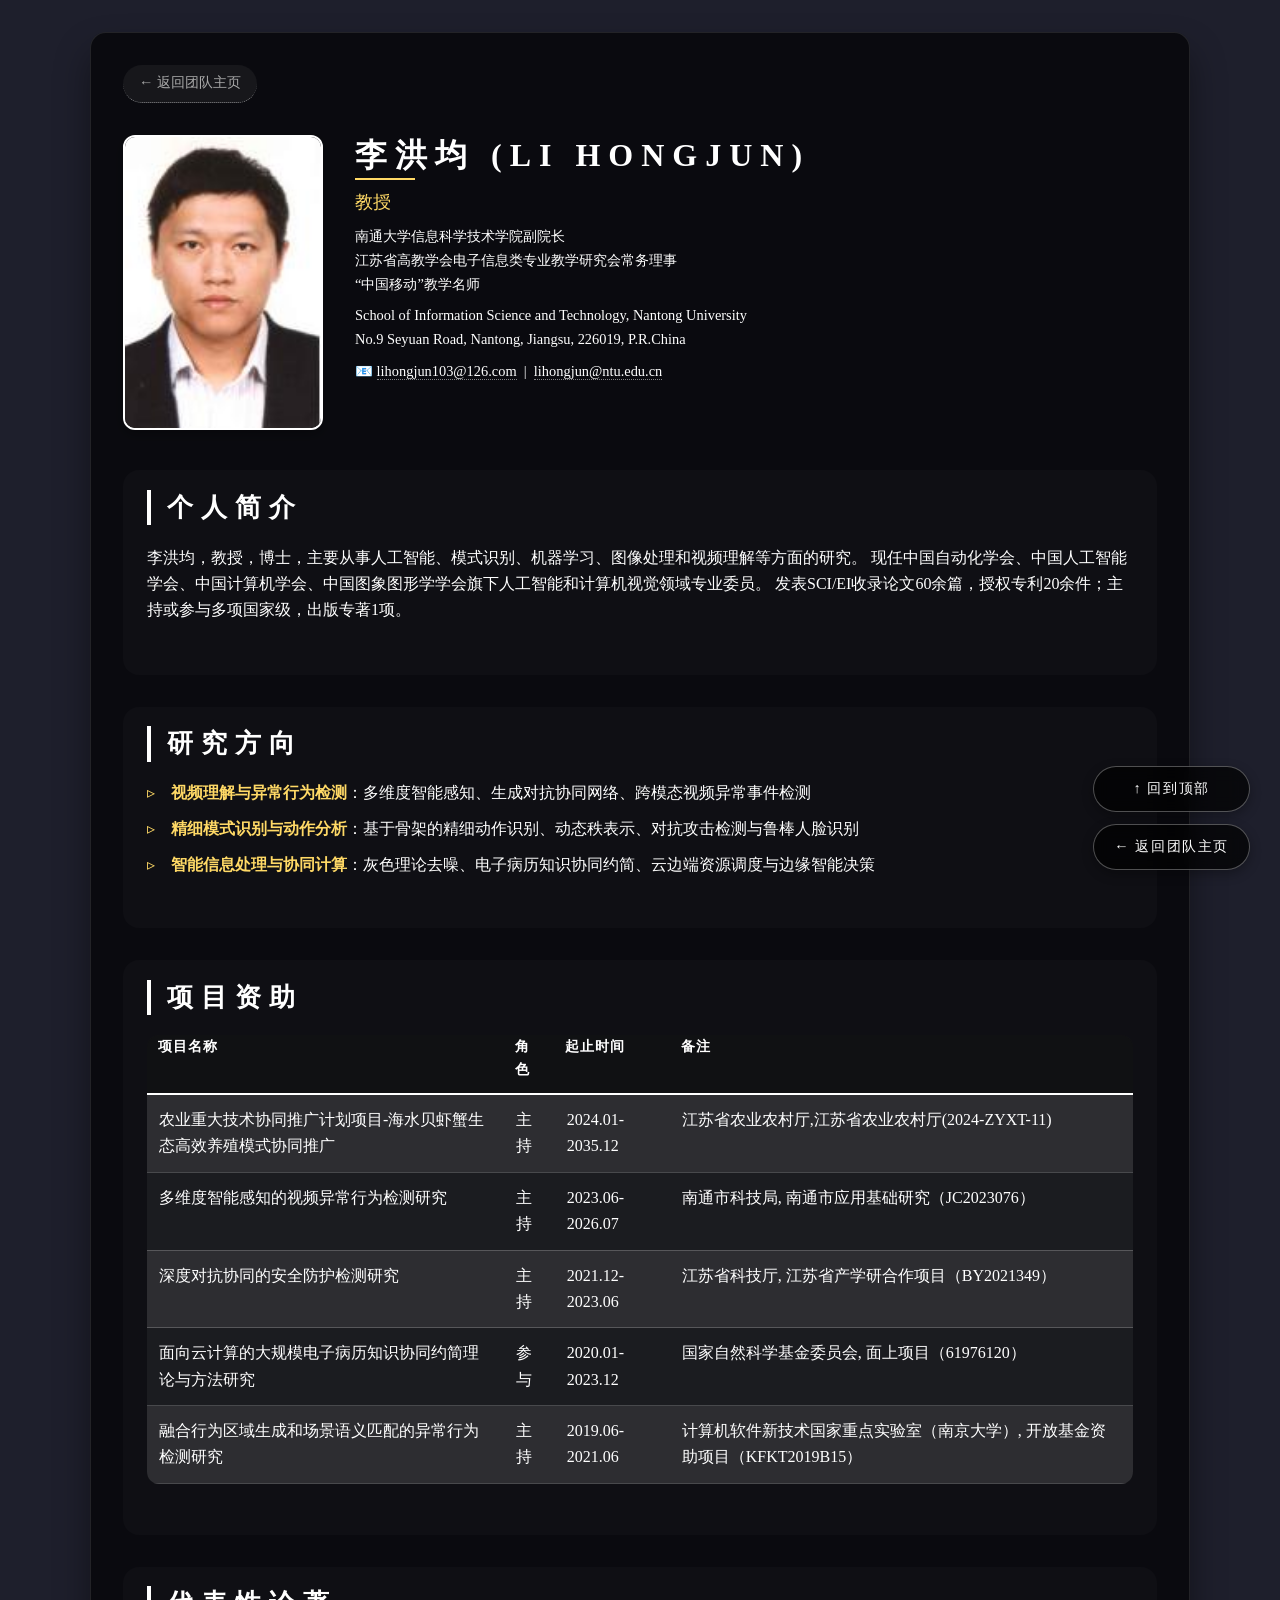
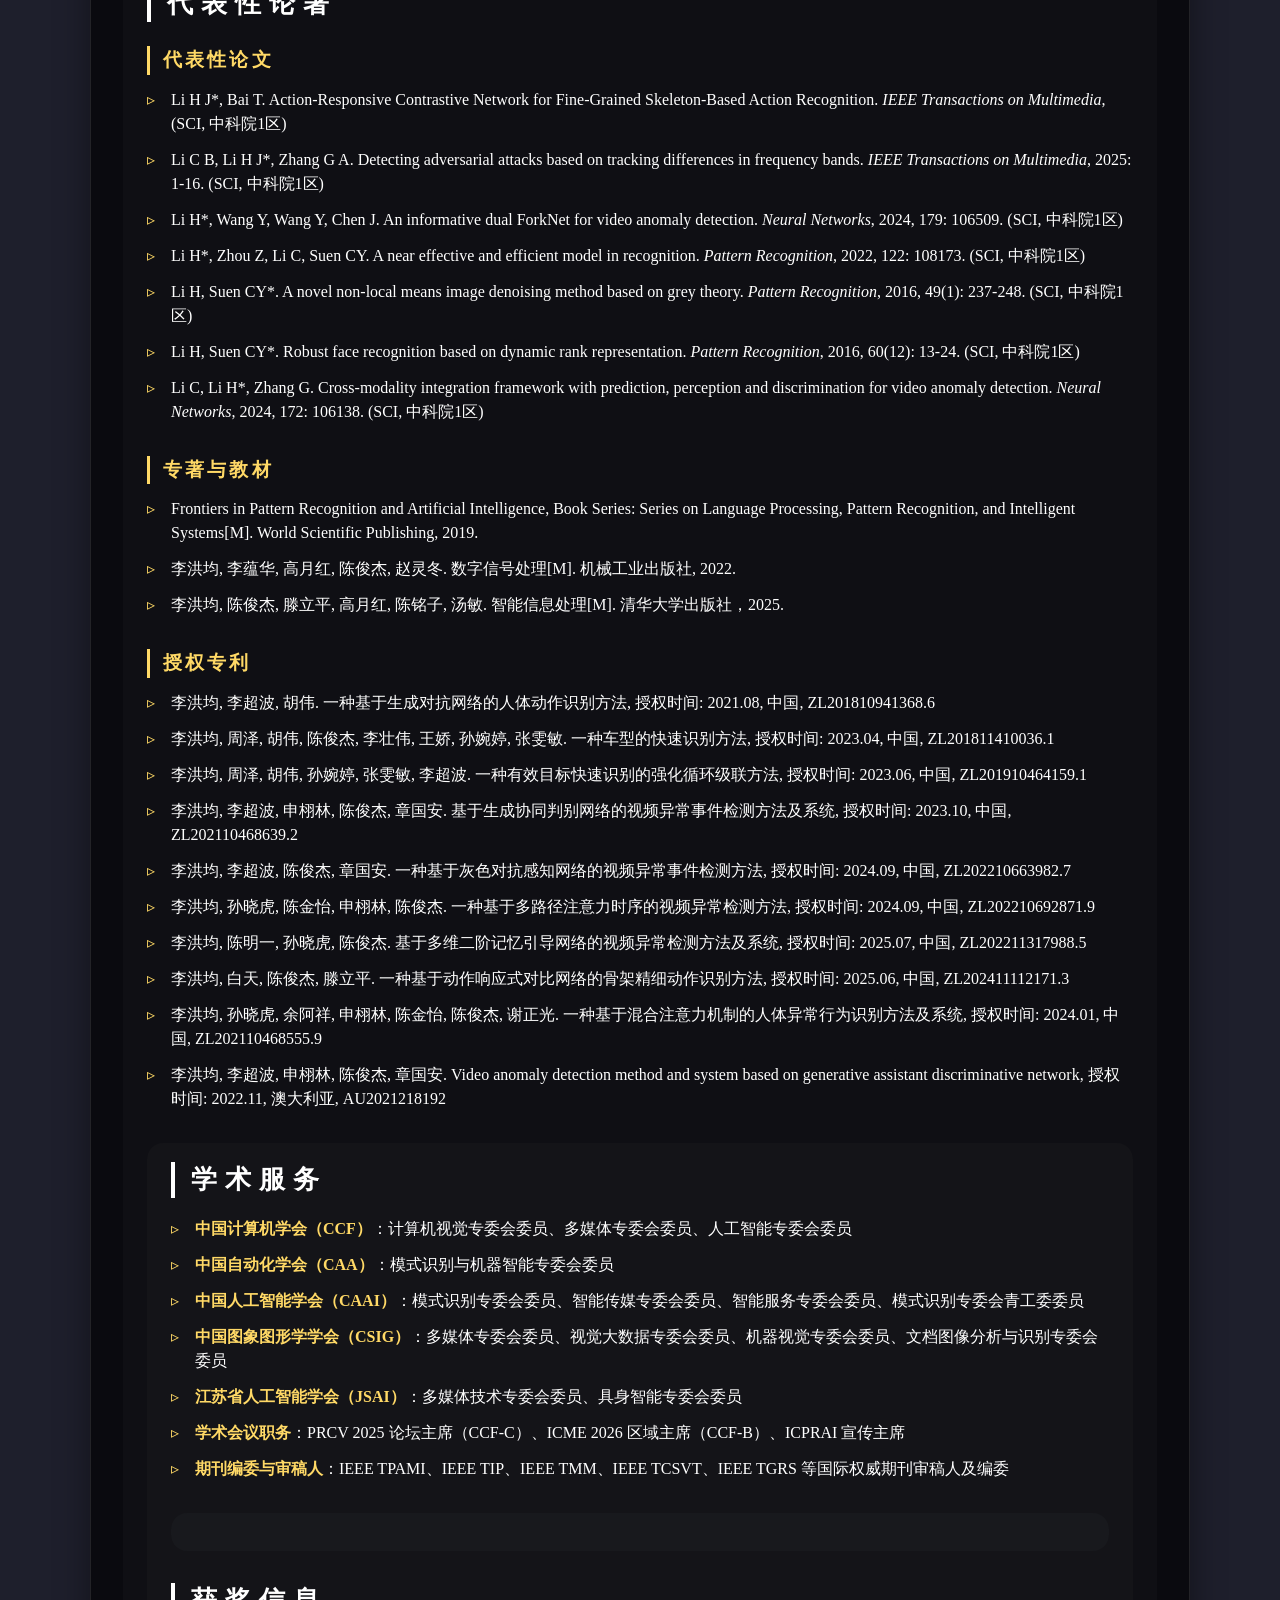
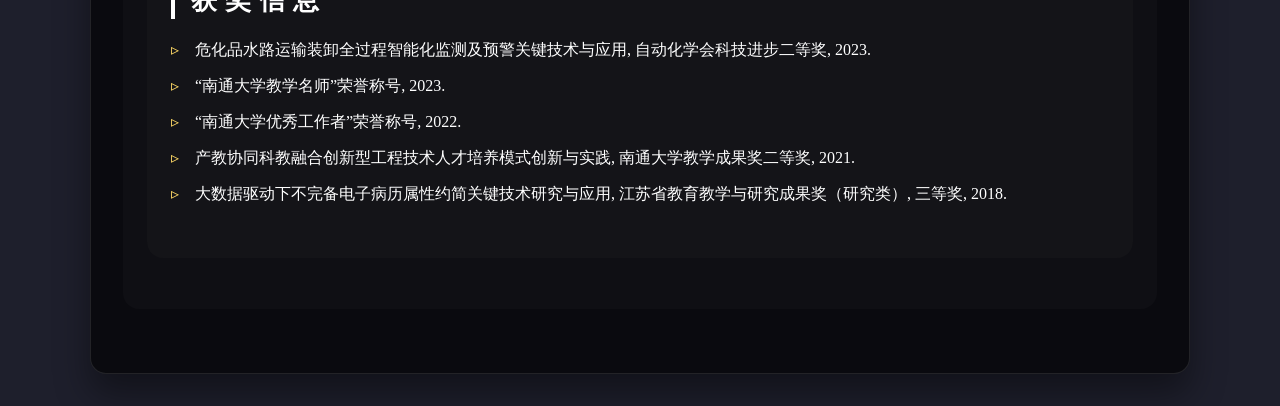
<file: profile_lihongjun.html>
<!DOCTYPE HTML>
<html>

<head>
    <title>李洪均 - 详细主页</title>
    <meta charset="utf-8" />
    <meta name="viewport" content="width=device-width, initial-scale=1" />
    <link rel="stylesheet" href="assets/css/main.css" />
    <style>
        body {
            background: #1e1f2c;
        }

        #profile-wrapper {
            max-width: 1100px;
            margin: 2rem auto;
            padding: 2rem;
            background: rgba(0, 0, 0, 0.65);
            border-radius: 1rem;
        }

        .back-link {
            display: inline-block;
            margin-bottom: 2rem;
            color: #aaa;
            text-decoration: none;
        }

        .back-link:hover {
            color: #fff;
        }

        .profile-header {
            display: flex;
            flex-wrap: wrap;
            gap: 2rem;
            margin-bottom: 2rem;
        }

        .profile-photo {
            flex: 0 0 200px;
        }

        .profile-photo img {
            width: 100%;
            border-radius: 12px;
            border: 2px solid #fff;
            box-shadow: 0 4px 12px rgba(0, 0, 0, 0.3);
        }

        .profile-info {
            flex: 1;
        }

        .profile-info h1 {
            margin: 0 0 0.5rem 0;
            font-size: 2rem;
        }

        .profile-info .title {
            color: #ffd966;
            font-size: 1.1rem;
            margin-bottom: 0.5rem;
        }

        .profile-info .affil,
        .profile-info .email {
            margin-bottom: 0.5rem;
            font-size: 0.9rem;
        }

        .section {
            margin: 2rem 0;
        }

        .section h2 {
            border-left: 4px solid #fff;
            padding-left: 1rem;
        }

        table {
            width: 100%;
            border-collapse: collapse;
            background: rgba(255, 255, 255, 0.05);
        }

        th,
        td {
            padding: 0.75rem;
            text-align: left;
            border-bottom: 1px solid rgba(255, 255, 255, 0.2);
        }

        th {
            background: rgba(0, 0, 0, 0.4);
        }

        @media (max-width: 736px) {
            .profile-header {
                flex-direction: column;
                align-items: center;
                text-align: center;
            }
        }
    </style>
</head>

<body>
    <div id="profile-wrapper">
        <a href="index.html#people" class="back-link">← 返回团队主页</a>

        <div class="profile-header">
            <div class="profile-photo">
                <img src="images/li hongjun.png" alt="李洪均">
            </div>
            <div class="profile-info">
                <h1>李洪均 (Li Hongjun)</h1>
                <div class="title">教授</div>
                <div class="affil">
                    南通大学信息科学技术学院副院长<br>江苏省高教学会电子信息类专业教学研究会常务理事<br>“中国移动”教学名师
                </div>
                <div class="affil">School of Information Science and Technology, Nantong
                    University<br>No.9 Seyuan Road, Nantong, Jiangsu, 226019, P.R.China</div>
                <div class="email">📧 <a href="mailto:lihongjun103@126.com">lihongjun103@126.com</a> &nbsp;|&nbsp;
                    <a href="mailto:lihongjun@ntu.edu.cn">lihongjun@ntu.edu.cn</a>
                </div>
            </div>
        </div>

        <div class="section">
            <h2>个人简介</h2>
            <p>李洪均，教授，博士，主要从事人工智能、模式识别、机器学习、图像处理和视频理解等方面的研究。
                现任中国自动化学会、中国人工智能学会、中国计算机学会、中国图象图形学学会旗下人工智能和计算机视觉领域专业委员。
                发表SCI/EI收录论文60余篇，授权专利20余件；主持或参与多项国家级，出版专著1项。
            </p>
        </div>

        <div class="section">
            <h2>研究方向</h2>
            <ul>
                <li><strong>视频理解与异常行为检测</strong>：多维度智能感知、生成对抗协同网络、跨模态视频异常事件检测</li>
                <li><strong>精细模式识别与动作分析</strong>：基于骨架的精细动作识别、动态秩表示、对抗攻击检测与鲁棒人脸识别</li>
                <li><strong>智能信息处理与协同计算</strong>：灰色理论去噪、电子病历知识协同约简、云边端资源调度与边缘智能决策</li>
            </ul>
        </div>

        <div class="section">
            <h2>项目资助</h2>
            <table>
                <thead>
                    <tr>
                        <th>项目名称</th>
                        <th>角色</th>
                        <th>起止时间</th>
                        <th>备注</th>
                    </tr>
                </thead>
                <tbody>

                    <tr>
                        <td>农业重大技术协同推广计划项目-海水贝虾蟹生态高效养殖模式协同推广</td>
                        <td>主持</td>
                        <td>2024.01-2035.12</td>
                        <td>江苏省农业农村厅,江苏省农业农村厅(2024-ZYXT-11)</td>
                    </tr>
                    <tr>
                        <td>多维度智能感知的视频异常行为检测研究</td>
                        <td>主持</td>
                        <td>2023.06-2026.07</td>
                        <td>南通市科技局, 南通市应用基础研究（JC2023076）</td>
                    </tr>
                    <tr>
                        <td>深度对抗协同的安全防护检测研究</td>
                        <td>主持</td>
                        <td>2021.12-2023.06</td>
                        <td>江苏省科技厅, 江苏省产学研合作项目（BY2021349）</td>
                    </tr>
                    <tr>
                        <td>面向云计算的大规模电子病历知识协同约简理论与方法研究</td>
                        <td>参与</td>
                        <td>2020.01-2023.12</td>
                        <td>国家自然科学基金委员会, 面上项目（61976120）</td>
                    </tr>

                    <tr>
                        <td>融合行为区域生成和场景语义匹配的异常行为检测研究</td>
                        <td>主持</td>
                        <td>2019.06-2021.06</td>
                        <td>计算机软件新技术国家重点实验室（南京大学）, 开放基金资助项目（KFKT2019B15）</td>
                    </tr>

                </tbody>
            </table>
        </div>

        <div class="section">
            <h2>代表性论著</h2>
            <h3>代表性论文</h3>
            <ul>
                <li>Li H J*, Bai T. Action-Responsive Contrastive Network for Fine-Grained Skeleton-Based Action
                    Recognition. <em>IEEE Transactions on Multimedia</em>, (SCI, 中科院1区)</li>
                <li>Li C B, Li H J*, Zhang G A. Detecting adversarial attacks based on tracking differences in frequency
                    bands. <em>IEEE Transactions on Multimedia</em>, 2025: 1-16. (SCI, 中科院1区)</li>
                <li>Li H*, Wang Y, Wang Y, Chen J. An informative dual ForkNet for video anomaly detection. <em>Neural
                        Networks</em>, 2024, 179: 106509. (SCI, 中科院1区)</li>
                <li>Li H*, Zhou Z, Li C, Suen CY. A near effective and efficient model in recognition. <em>Pattern
                        Recognition</em>, 2022, 122: 108173. (SCI, 中科院1区)</li>
                <li>Li H, Suen CY*. A novel non-local means image denoising method based on grey theory. <em>Pattern
                        Recognition</em>, 2016, 49(1): 237-248. (SCI, 中科院1区)</li>
                <li>Li H, Suen CY*. Robust face recognition based on dynamic rank representation. <em>Pattern
                        Recognition</em>, 2016, 60(12): 13-24. (SCI, 中科院1区)</li>
                <li>Li C, Li H*, Zhang G. Cross-modality integration framework with prediction, perception and
                    discrimination for video anomaly detection. <em>Neural Networks</em>, 2024, 172: 106138. (SCI,
                    中科院1区)</li>
            </ul>

            <h3>专著与教材</h3>
            <ul>
                <li>Frontiers in Pattern Recognition and Artificial Intelligence, Book Series: Series on Language
                    Processing, Pattern Recognition, and Intelligent Systems[M]. World Scientific Publishing, 2019.</li>
                <li>李洪均, 李蕴华, 高月红, 陈俊杰, 赵灵冬. 数字信号处理[M]. 机械工业出版社, 2022.</li>
                <li>李洪均, 陈俊杰, 滕立平, 高月红, 陈铭子, 汤敏. 智能信息处理[M]. 清华大学出版社，2025.</li>
            </ul>

            <h3>授权专利</h3>
            <ul>
                <li>李洪均, 李超波, 胡伟. 一种基于生成对抗网络的人体动作识别方法, 授权时间: 2021.08, 中国, ZL201810941368.6</li>
                <li>李洪均, 周泽, 胡伟, 陈俊杰, 李壮伟, 王娇, 孙婉婷, 张雯敏. 一种车型的快速识别方法, 授权时间: 2023.04, 中国, ZL201811410036.1</li>
                <li>李洪均, 周泽, 胡伟, 孙婉婷, 张雯敏, 李超波. 一种有效目标快速识别的强化循环级联方法, 授权时间: 2023.06, 中国, ZL201910464159.1</li>
                <li>李洪均, 李超波, 申栩林, 陈俊杰, 章国安. 基于生成协同判别网络的视频异常事件检测方法及系统, 授权时间: 2023.10, 中国, ZL202110468639.2</li>
                <li>李洪均, 李超波, 陈俊杰, 章国安. 一种基于灰色对抗感知网络的视频异常事件检测方法, 授权时间: 2024.09, 中国, ZL202210663982.7</li>
                <li>李洪均, 孙晓虎, 陈金怡, 申栩林, 陈俊杰. 一种基于多路径注意力时序的视频异常检测方法, 授权时间: 2024.09, 中国, ZL202210692871.9</li>
                <li>李洪均, 陈明一, 孙晓虎, 陈俊杰. 基于多维二阶记忆引导网络的视频异常检测方法及系统, 授权时间: 2025.07, 中国, ZL202211317988.5</li>
                <li>李洪均, 白天, 陈俊杰, 滕立平. 一种基于动作响应式对比网络的骨架精细动作识别方法, 授权时间: 2025.06, 中国, ZL202411112171.3</li>
                <li>李洪均, 孙晓虎, 余阿祥, 申栩林, 陈金怡, 陈俊杰, 谢正光. 一种基于混合注意力机制的人体异常行为识别方法及系统, 授权时间: 2024.01, 中国, ZL202110468555.9
                </li>
                <li>李洪均, 李超波, 申栩林, 陈俊杰, 章国安. Video anomaly detection method and system based on generative assistant
                    discriminative network, 授权时间: 2022.11, 澳大利亚, AU2021218192</li>
            </ul>

            <!-- 学术服务 -->
            <div class="section">
                <h2>学术服务</h2>
                <ul>
                    <li><strong>中国计算机学会（CCF）</strong>：计算机视觉专委会委员、多媒体专委会委员、人工智能专委会委员</li>
                    <li><strong>中国自动化学会（CAA）</strong>：模式识别与机器智能专委会委员</li>
                    <li><strong>中国人工智能学会（CAAI）</strong>：模式识别专委会委员、智能传媒专委会委员、智能服务专委会委员、模式识别专委会青工委委员</li>
                    <li><strong>中国图象图形学学会（CSIG）</strong>：多媒体专委会委员、视觉大数据专委会委员、机器视觉专委会委员、文档图像分析与识别专委会委员</li>
                    <li><strong>江苏省人工智能学会（JSAI）</strong>：多媒体技术专委会委员、具身智能专委会委员</li>
                    <li><strong>学术会议职务</strong>：PRCV 2025 论坛主席（CCF-C）、ICME 2026 区域主席（CCF-B）、ICPRAI 宣传主席</li>
                    <li><strong>期刊编委与审稿人</strong>：IEEE TPAMI、IEEE TIP、IEEE TMM、IEEE TCSVT、IEEE TGRS 等国际权威期刊审稿人及编委</li>
                </ul>

                <!-- 获奖信息 -->
                <div class="section"></div>
                <h2>获奖信息</h2>
                <ul>
                    <li>危化品水路运输装卸全过程智能化监测及预警关键技术与应用, 自动化学会科技进步二等奖, 2023.</li>
                    <li>“南通大学教学名师”荣誉称号, 2023.</li>
                    <li>“南通大学优秀工作者”荣誉称号, 2022.</li>
                    <li>产教协同科教融合创新型工程技术人才培养模式创新与实践, 南通大学教学成果奖二等奖, 2021.</li>
                    <li>大数据驱动下不完备电子病历属性约简关键技术研究与应用, 江苏省教育教学与研究成果奖（研究类）, 三等奖, 2018.</li>
                </ul>
            </div>
        </div>
    </div>
    <div class="floating-buttons">
        <a href="#" class="floating-btn" id="goTopBtn">↑ 回到顶部</a>
        <a href="index.html#people" class="floating-btn">← 返回团队主页</a>
    </div>
    <script>
        document.getElementById('goTopBtn')?.addEventListener('click', function (e) {
            e.preventDefault();
            window.scrollTo({ top: 0, behavior: 'smooth' });
        });
    </script>
</body>

</html>
</file>
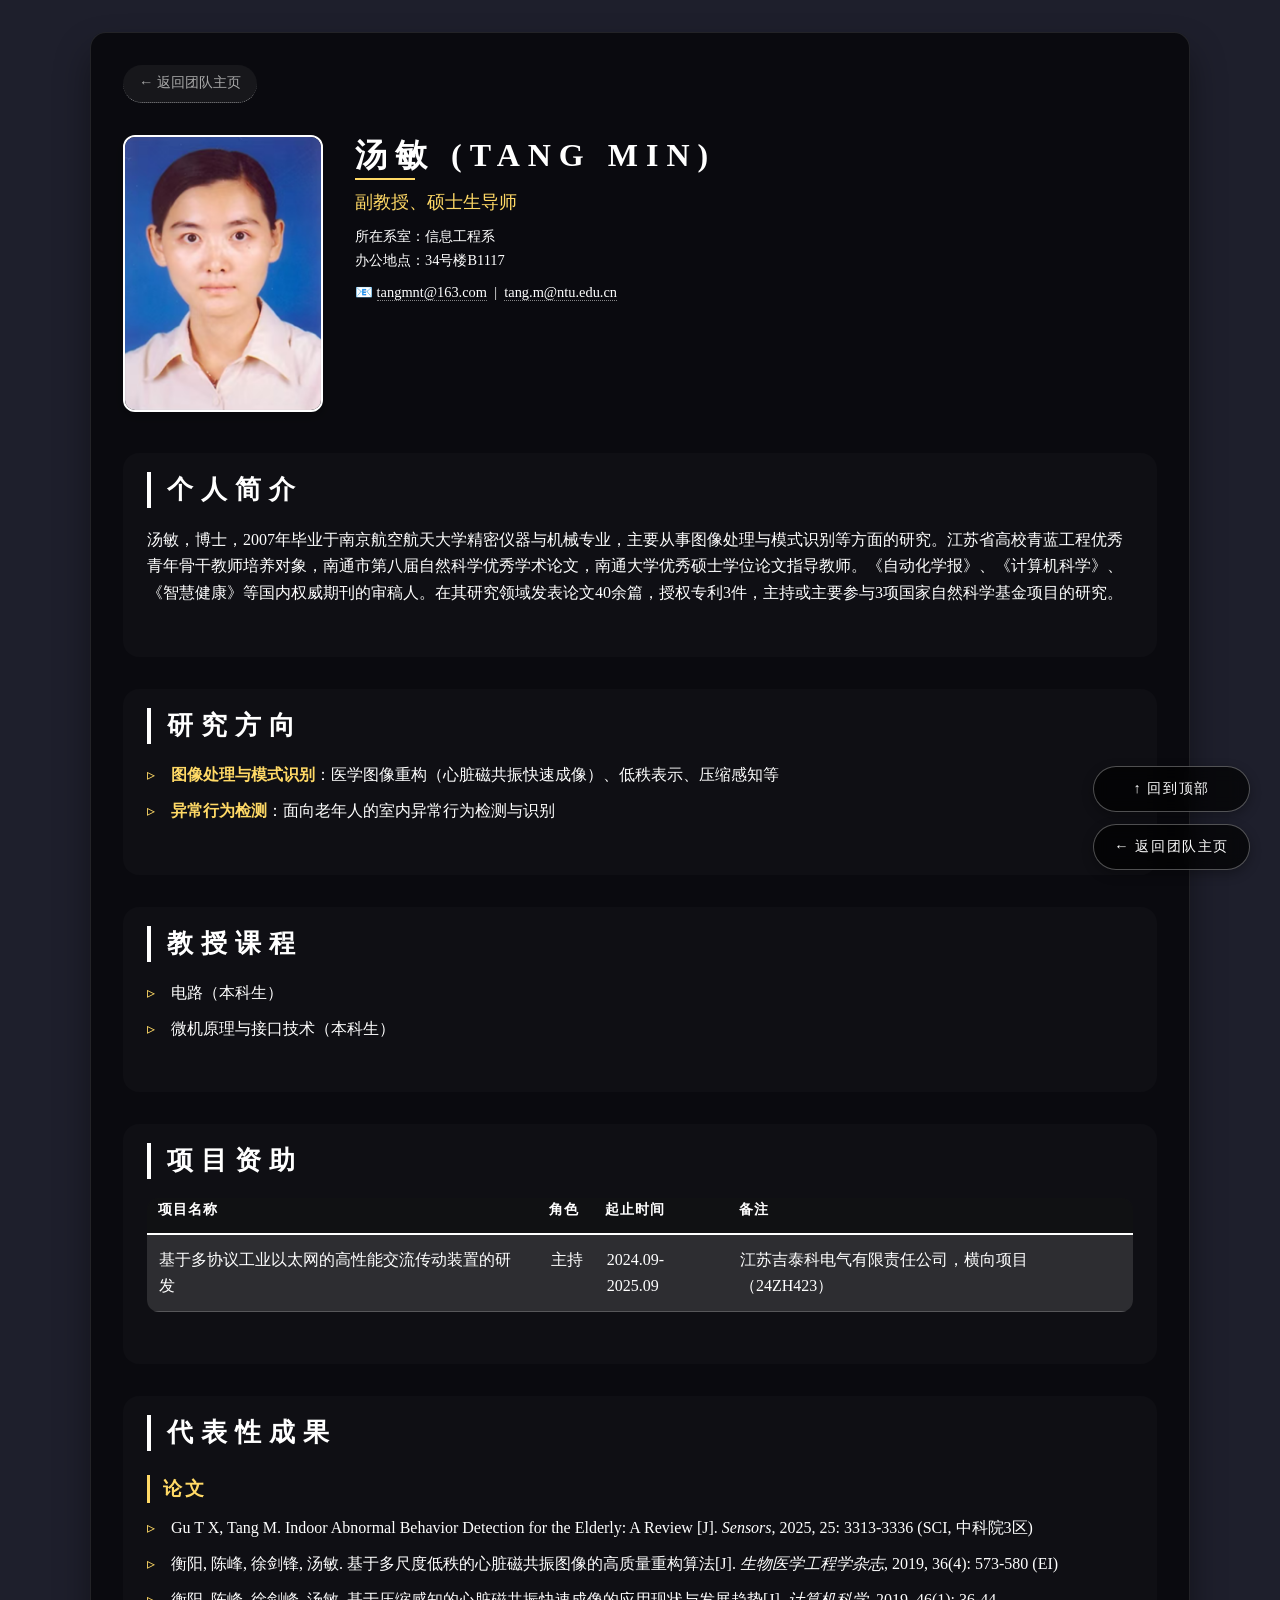
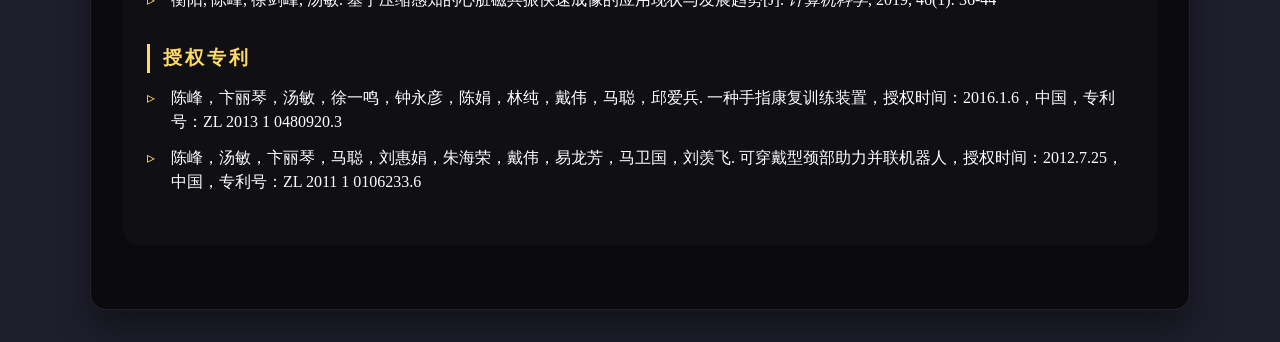
<file: profile_tangmin.html>
<!DOCTYPE HTML>
<html>

<head>
    <title>汤敏 - 详细主页</title>
    <meta charset="utf-8" />
    <meta name="viewport" content="width=device-width, initial-scale=1" />
    <link rel="stylesheet" href="assets/css/main.css" />
    <style>
        body {
            background: #1e1f2c;
        }

        #profile-wrapper {
            max-width: 1100px;
            margin: 2rem auto;
            padding: 2rem;
            background: rgba(0, 0, 0, 0.65);
            border-radius: 1rem;
        }

        .back-link {
            display: inline-block;
            margin-bottom: 2rem;
            color: #aaa;
            text-decoration: none;
        }

        .back-link:hover {
            color: #fff;
        }

        .profile-header {
            display: flex;
            flex-wrap: wrap;
            gap: 2rem;
            margin-bottom: 2rem;
        }

        .profile-photo {
            flex: 0 0 200px;
        }

        .profile-photo img {
            width: 100%;
            border-radius: 12px;
            border: 2px solid #fff;
            box-shadow: 0 4px 12px rgba(0, 0, 0, 0.3);
        }

        .profile-photo .avatar {
            width: 100%;
            aspect-ratio: 1 / 1;
            background: #3a3f5e;
            border-radius: 12px;
            display: flex;
            align-items: center;
            justify-content: center;
            font-size: 2.5rem;
            font-weight: bold;
            color: #ffd966;
            border: 2px solid #fff;
            box-shadow: 0 4px 12px rgba(0, 0, 0, 0.3);
            text-transform: uppercase;
        }

        .profile-info {
            flex: 1;
        }

        .profile-info h1 {
            margin: 0 0 0.5rem 0;
            font-size: 2rem;
        }

        .profile-info .title {
            color: #ffd966;
            font-size: 1.1rem;
            margin-bottom: 0.5rem;
        }

        .profile-info .affil,
        .profile-info .email {
            margin-bottom: 0.5rem;
            font-size: 0.9rem;
        }

        .section {
            margin: 2rem 0;
        }

        .section h2 {
            border-left: 4px solid #fff;
            padding-left: 1rem;
        }

        table {
            width: 100%;
            border-collapse: collapse;
            background: rgba(255, 255, 255, 0.05);
        }

        th,
        td {
            padding: 0.75rem;
            text-align: left;
            border-bottom: 1px solid rgba(255, 255, 255, 0.2);
        }

        th {
            background: rgba(0, 0, 0, 0.4);
        }

        @media (max-width: 736px) {
            .profile-header {
                flex-direction: column;
                align-items: center;
                text-align: center;
            }
        }
    </style>
</head>

<body>
    <div id="profile-wrapper">
        <a href="index.html#people" class="back-link">← 返回团队主页</a>

        <div class="profile-header">
            <div class="profile-photo">
                <img src="images/tang min.png" alt="汤敏">
            </div>
            <div class="profile-info">
                <h1>汤敏 (Tang Min)</h1>
                <div class="title">副教授、硕士生导师</div>
                <div class="affil">
                    所在系室：信息工程系<br>
                    办公地点：34号楼B1117
                </div>
                <div class="email">
                    📧 <a href="mailto:tangmnt@163.com">tangmnt@163.com</a> &nbsp;|&nbsp;
                    <a href="mailto:tang.m@ntu.edu.cn">tang.m@ntu.edu.cn</a>
                </div>
            </div>
        </div>

        <div class="section">
            <h2>个人简介</h2>
            <p>汤敏，博士，2007年毕业于南京航空航天大学精密仪器与机械专业，主要从事图像处理与模式识别等方面的研究。江苏省高校青蓝工程优秀青年骨干教师培养对象，南通市第八届自然科学优秀学术论文，南通大学优秀硕士学位论文指导教师。《自动化学报》、《计算机科学》、《智慧健康》等国内权威期刊的审稿人。在其研究领域发表论文40余篇，授权专利3件，主持或主要参与3项国家自然科学基金项目的研究。
            </p>
        </div>

        <div class="section">
            <h2>研究方向</h2>
            <ul>
                <li><strong>图像处理与模式识别</strong>：医学图像重构（心脏磁共振快速成像）、低秩表示、压缩感知等</li>
                <li><strong>异常行为检测</strong>：面向老年人的室内异常行为检测与识别</li>
            </ul>
        </div>

        <div class="section">
            <h2>教授课程</h2>
            <ul>
                <li>电路（本科生）</li>
                <li>微机原理与接口技术（本科生）</li>
            </ul>
        </div>

        <div class="section">
            <h2>项目资助</h2>
            <table>
                <thead>
                    <tr>
                        <th>项目名称</th>
                        <th>角色</th>
                        <th>起止时间</th>
                        <th>备注</th>
                    </tr>
                </thead>
                <tbody>
                    <tr>
                        <td>基于多协议工业以太网的高性能交流传动装置的研发</td>
                        <td>主持</td>
                        <td>2024.09-2025.09</td>
                        <td>江苏吉泰科电气有限责任公司，横向项目（24ZH423）</td>
                    </tr>
                </tbody>
            </table>
        </div>

        <div class="section">
            <h2>代表性成果</h2>

            <h3>论文</h3>
            <ul>
                <li>Gu T X, Tang M. Indoor Abnormal Behavior Detection for the Elderly: A Review [J]. <em>Sensors</em>,
                    2025, 25: 3313-3336 (SCI, 中科院3区)</li>
                <li>衡阳, 陈峰, 徐剑锋, 汤敏. 基于多尺度低秩的心脏磁共振图像的高质量重构算法[J]. <em>生物医学工程学杂志</em>, 2019, 36(4): 573-580 (EI)</li>
                <li>衡阳, 陈峰, 徐剑峰, 汤敏. 基于压缩感知的心脏磁共振快速成像的应用现状与发展趋势[J]. <em>计算机科学</em>, 2019, 46(1): 36-44</li>
            </ul>

            <h3>授权专利</h3>
            <ul>
                <li>陈峰，卞丽琴，汤敏，徐一鸣，钟永彦，陈娟，林纯，戴伟，马聪，邱爱兵. 一种手指康复训练装置，授权时间：2016.1.6，中国，专利号：ZL 2013 1 0480920.3</li>
                <li>陈峰，汤敏，卞丽琴，马聪，刘惠娟，朱海荣，戴伟，易龙芳，马卫国，刘羡飞. 可穿戴型颈部助力并联机器人，授权时间：2012.7.25，中国，专利号：ZL 2011 1 0106233.6</li>
            </ul>
        </div>
    </div>
    <div class="floating-buttons">
        <a href="#" class="floating-btn" id="goTopBtn">↑ 回到顶部</a>
        <a href="index.html#people" class="floating-btn">← 返回团队主页</a>
    </div>
    <script>
        document.getElementById('goTopBtn')?.addEventListener('click', function (e) {
            e.preventDefault();
            window.scrollTo({ top: 0, behavior: 'smooth' });
        });
    </script>
</body>

</html>
</file>
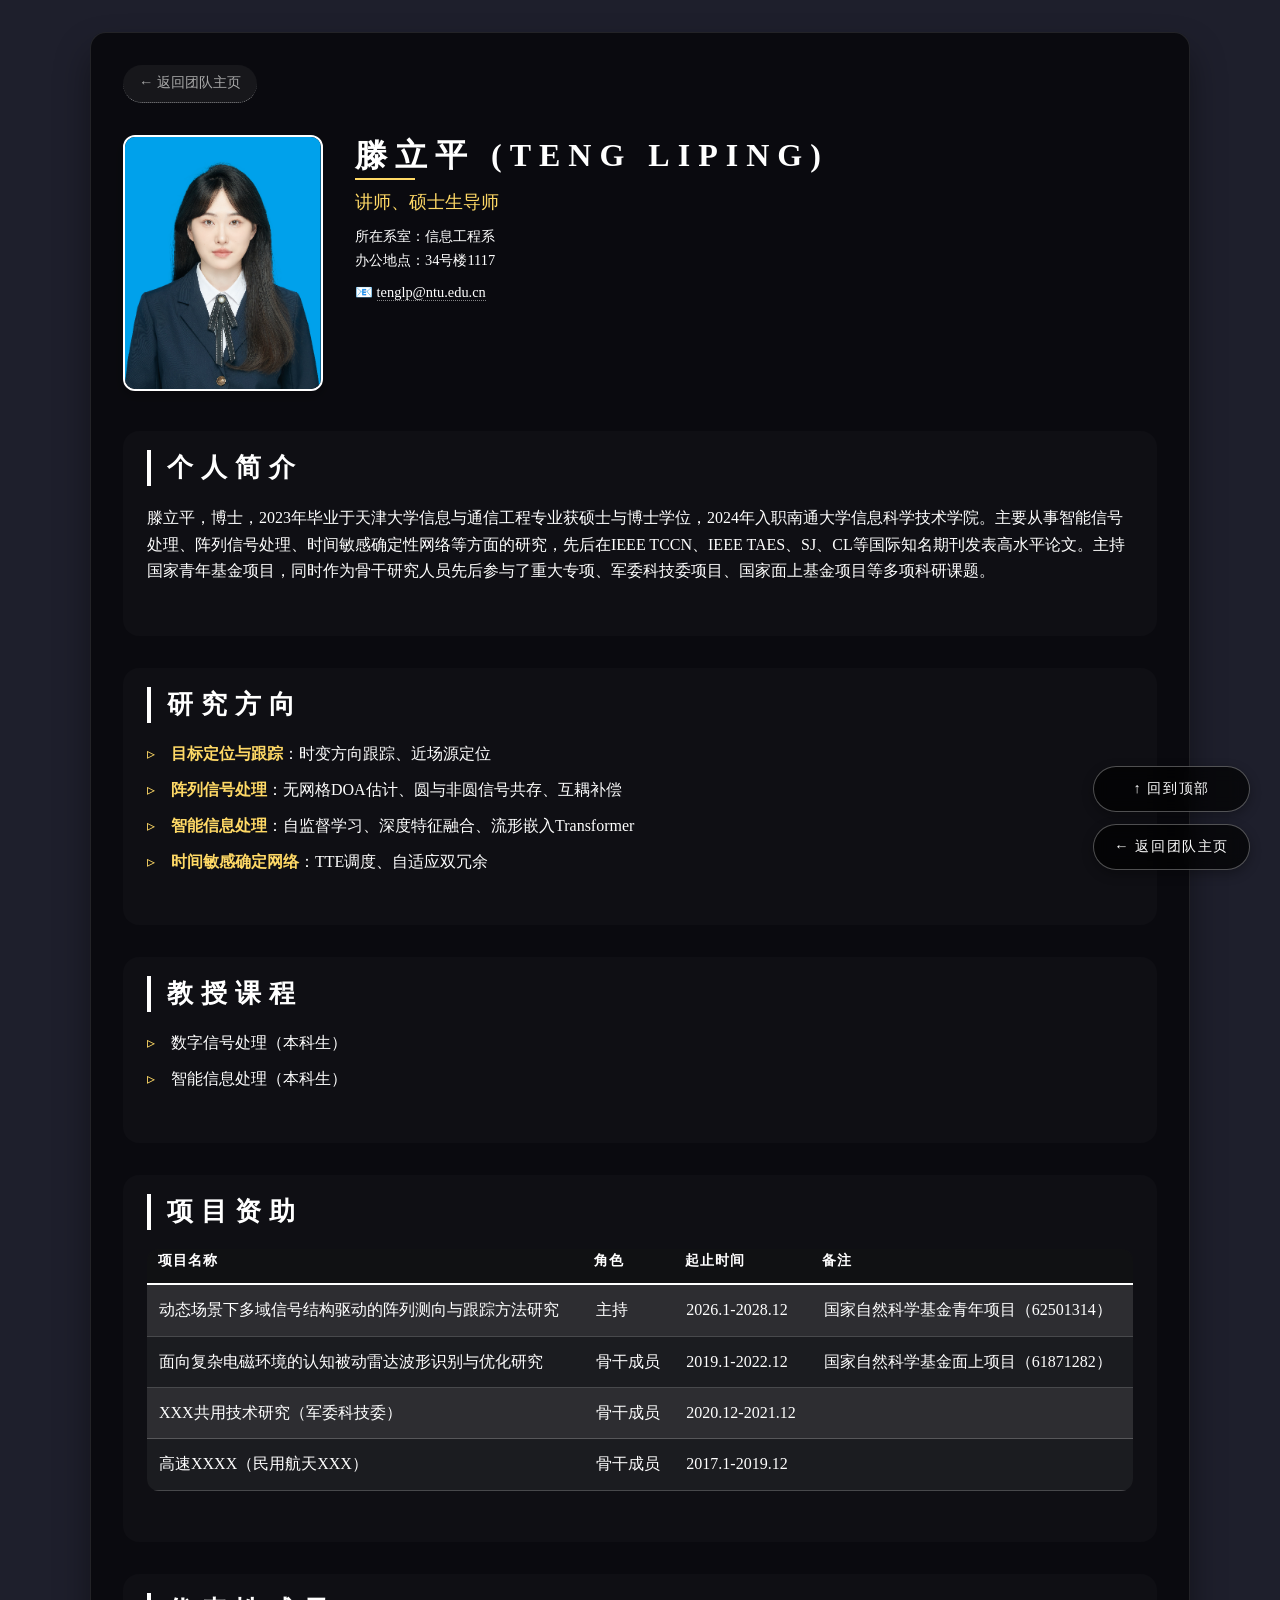
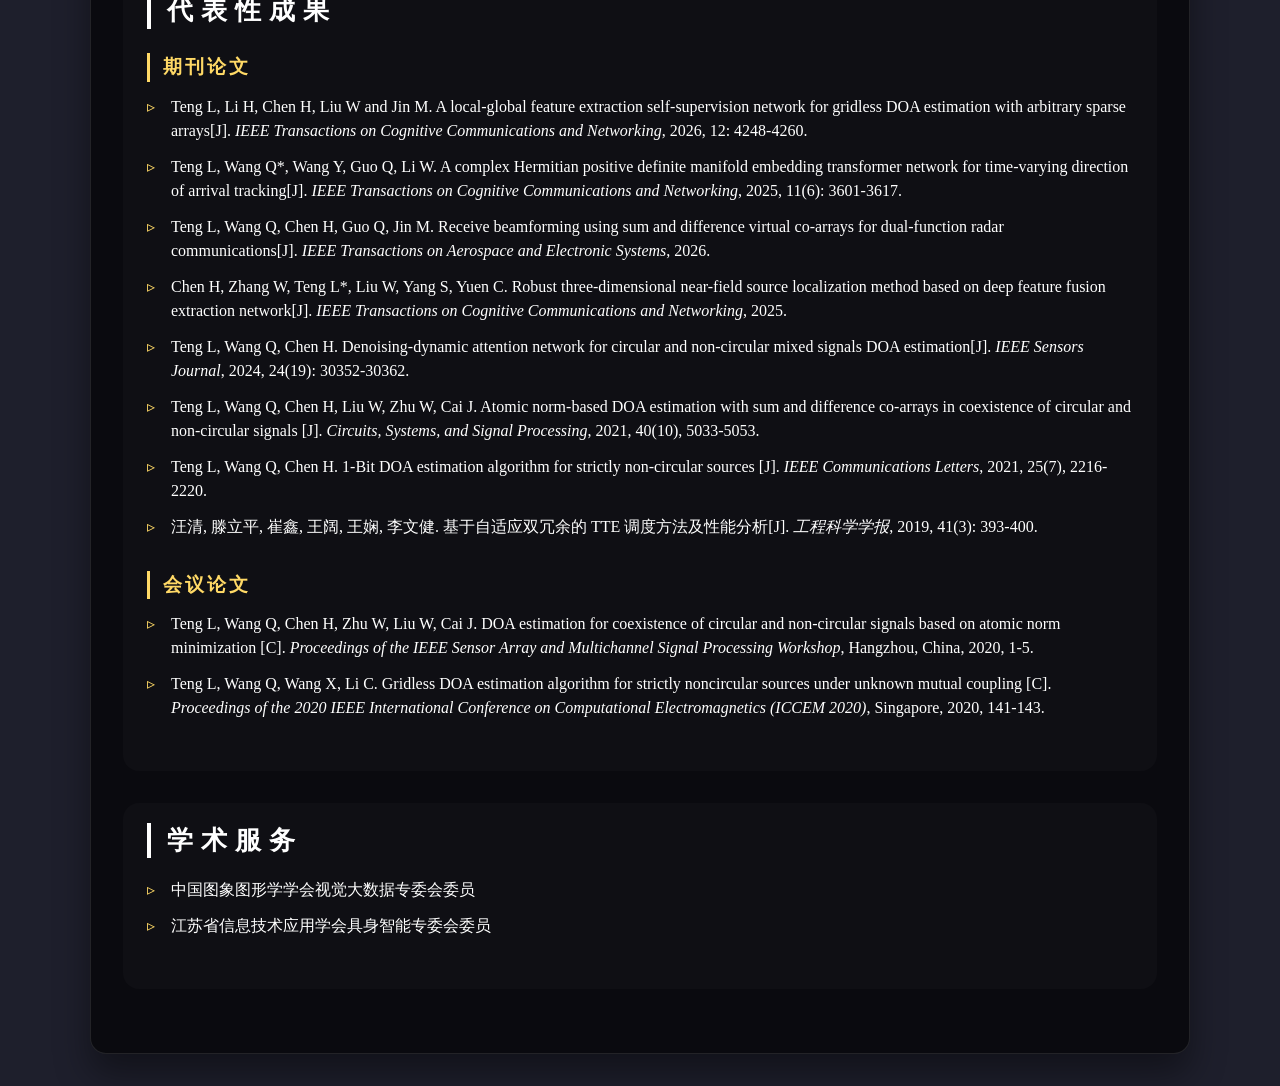
<file: profile_tengliping.html>
<!DOCTYPE HTML>
<html>

<head>
    <title>滕立平 - 详细主页</title>
    <meta charset="utf-8" />
    <meta name="viewport" content="width=device-width, initial-scale=1" />
    <link rel="stylesheet" href="assets/css/main.css" />
    <style>
        body {
            background: #1e1f2c;
        }

        #profile-wrapper {
            max-width: 1100px;
            margin: 2rem auto;
            padding: 2rem;
            background: rgba(0, 0, 0, 0.65);
            border-radius: 1rem;
        }

        .back-link {
            display: inline-block;
            margin-bottom: 2rem;
            color: #aaa;
            text-decoration: none;
        }

        .back-link:hover {
            color: #fff;
        }

        .profile-header {
            display: flex;
            flex-wrap: wrap;
            gap: 2rem;
            margin-bottom: 2rem;
        }

        .profile-photo {
            flex: 0 0 200px;
        }

        .profile-photo img {
            width: 100%;
            border-radius: 12px;
            border: 2px solid #fff;
            box-shadow: 0 4px 12px rgba(0, 0, 0, 0.3);
        }

        .profile-photo .avatar {
            width: 100%;
            aspect-ratio: 1 / 1;
            background: #3a3f5e;
            border-radius: 12px;
            display: flex;
            align-items: center;
            justify-content: center;
            font-size: 2.5rem;
            font-weight: bold;
            color: #ffd966;
            border: 2px solid #fff;
            box-shadow: 0 4px 12px rgba(0, 0, 0, 0.3);
            text-transform: uppercase;
        }

        .profile-info {
            flex: 1;
        }

        .profile-info h1 {
            margin: 0 0 0.5rem 0;
            font-size: 2rem;
        }

        .profile-info .title {
            color: #ffd966;
            font-size: 1.1rem;
            margin-bottom: 0.5rem;
        }

        .profile-info .affil,
        .profile-info .email {
            margin-bottom: 0.5rem;
            font-size: 0.9rem;
        }

        .section {
            margin: 2rem 0;
        }

        .section h2 {
            border-left: 4px solid #fff;
            padding-left: 1rem;
        }

        table {
            width: 100%;
            border-collapse: collapse;
            background: rgba(255, 255, 255, 0.05);
        }

        th,
        td {
            padding: 0.75rem;
            text-align: left;
            border-bottom: 1px solid rgba(255, 255, 255, 0.2);
        }

        th {
            background: rgba(0, 0, 0, 0.4);
        }

        @media (max-width: 736px) {
            .profile-header {
                flex-direction: column;
                align-items: center;
                text-align: center;
            }
        }
    </style>
</head>

<body>
    <div id="profile-wrapper">
        <a href="index.html#people" class="back-link">← 返回团队主页</a>

        <div class="profile-header">
            <div class="profile-photo">
                <img src="images/teng liping.png" alt="滕立平">
            </div>
            <div class="profile-info">
                <h1>滕立平 (Teng Liping)</h1>
                <div class="title">讲师、硕士生导师</div>
                <div class="affil">
                    所在系室：信息工程系<br>
                    办公地点：34号楼1117
                </div>
                <div class="email">
                    📧 <a href="mailto:tenglp@ntu.edu.cn">tenglp@ntu.edu.cn</a>
                </div>
            </div>
        </div>

        <div class="section">
            <h2>个人简介</h2>
            <p>滕立平，博士，2023年毕业于天津大学信息与通信工程专业获硕士与博士学位，2024年入职南通大学信息科学技术学院。主要从事智能信号处理、阵列信号处理、时间敏感确定性网络等方面的研究，先后在IEEE
                TCCN、IEEE TAES、SJ、CL等国际知名期刊发表高水平论文。主持国家青年基金项目，同时作为骨干研究人员先后参与了重大专项、军委科技委项目、国家面上基金项目等多项科研课题。</p>
        </div>

        <div class="section">
            <h2>研究方向</h2>
            <ul>
                <li><strong>目标定位与跟踪</strong>：时变方向跟踪、近场源定位</li>
                <li><strong>阵列信号处理</strong>：无网格DOA估计、圆与非圆信号共存、互耦补偿</li>
                <li><strong>智能信息处理</strong>：自监督学习、深度特征融合、流形嵌入Transformer</li>
                <li><strong>时间敏感确定网络</strong>：TTE调度、自适应双冗余</li>
            </ul>
        </div>

        <div class="section">
            <h2>教授课程</h2>
            <ul>
                <li>数字信号处理（本科生）</li>
                <li>智能信息处理（本科生）</li>
            </ul>
        </div>

        <div class="section">
            <h2>项目资助</h2>
            <table>
                <thead>
                    <tr>
                        <th>项目名称</th>
                        <th>角色</th>
                        <th>起止时间</th>
                        <th>备注</th>
                    </tr>
                </thead>
                <tbody>
                    <tr>
                        <td>动态场景下多域信号结构驱动的阵列测向与跟踪方法研究</td>
                        <td>主持</td>
                        <td>2026.1-2028.12</td>
                        <td>国家自然科学基金青年项目（62501314）</td>
                    </tr>
                    <tr>
                        <td>面向复杂电磁环境的认知被动雷达波形识别与优化研究</td>
                        <td>骨干成员</td>
                        <td>2019.1-2022.12</td>
                        <td>国家自然科学基金面上项目（61871282）</td>
                    </tr>
                    <tr>
                        <td>XXX共用技术研究（军委科技委）</td>
                        <td>骨干成员</td>
                        <td>2020.12-2021.12</td>
                        <td></td>
                    </tr>
                    <tr>
                        <td>高速XXXX（民用航天XXX）</td>
                        <td>骨干成员</td>
                        <td>2017.1-2019.12</td>
                        <td></td>
                    </tr>
                </tbody>
            </table>
        </div>

        <div class="section">
            <h2>代表性成果</h2>

            <h3>期刊论文</h3>
            <ul>
                <li>Teng L, Li H, Chen H, Liu W and Jin M. A local-global feature extraction self-supervision network
                    for gridless DOA estimation with arbitrary sparse arrays[J]. <em>IEEE Transactions on Cognitive
                        Communications and Networking</em>, 2026, 12: 4248-4260.</li>
                <li>Teng L, Wang Q*, Wang Y, Guo Q, Li W. A complex Hermitian positive definite manifold embedding
                    transformer network for time-varying direction of arrival tracking[J]. <em>IEEE Transactions on
                        Cognitive Communications and Networking</em>, 2025, 11(6): 3601-3617.</li>
                <li>Teng L, Wang Q, Chen H, Guo Q, Jin M. Receive beamforming using sum and difference virtual co-arrays
                    for dual-function radar communications[J]. <em>IEEE Transactions on Aerospace and Electronic
                        Systems</em>, 2026.</li>
                <li>Chen H, Zhang W, Teng L*, Liu W, Yang S, Yuen C. Robust three-dimensional near-field source
                    localization method based on deep feature fusion extraction network[J]. <em>IEEE Transactions on
                        Cognitive Communications and Networking</em>, 2025.</li>
                <li>Teng L, Wang Q, Chen H. Denoising-dynamic attention network for circular and non-circular mixed
                    signals DOA estimation[J]. <em>IEEE Sensors Journal</em>, 2024, 24(19): 30352-30362.</li>
                <li>Teng L, Wang Q, Chen H, Liu W, Zhu W, Cai J. Atomic norm-based DOA estimation with sum and
                    difference co-arrays in coexistence of circular and non-circular signals [J]. <em>Circuits, Systems,
                        and Signal Processing</em>, 2021, 40(10), 5033-5053.</li>
                <li>Teng L, Wang Q, Chen H. 1-Bit DOA estimation algorithm for strictly non-circular sources [J].
                    <em>IEEE Communications Letters</em>, 2021, 25(7), 2216-2220.
                </li>
                <li>汪清, 滕立平, 崔鑫, 王阔, 王娴, 李文健. 基于自适应双冗余的 TTE 调度方法及性能分析[J]. <em>工程科学学报</em>, 2019, 41(3): 393-400.</li>
            </ul>

            <h3>会议论文</h3>
            <ul>
                <li>Teng L, Wang Q, Chen H, Zhu W, Liu W, Cai J. DOA estimation for coexistence of circular and
                    non-circular signals based on atomic norm minimization [C]. <em>Proceedings of the IEEE Sensor Array
                        and Multichannel Signal Processing Workshop</em>, Hangzhou, China, 2020, 1-5.</li>
                <li>Teng L, Wang Q, Wang X, Li C. Gridless DOA estimation algorithm for strictly noncircular sources
                    under unknown mutual coupling [C]. <em>Proceedings of the 2020 IEEE International Conference on
                        Computational Electromagnetics (ICCEM 2020)</em>, Singapore, 2020, 141-143.</li>
            </ul>
        </div>

        <div class="section">
            <h2>学术服务</h2>
            <ul>
                <li>中国图象图形学学会视觉大数据专委会委员</li>
                <li>江苏省信息技术应用学会具身智能专委会委员</li>
            </ul>
        </div>

    </div>
    <div class="floating-buttons">
        <a href="#" class="floating-btn" id="goTopBtn">↑ 回到顶部</a>
        <a href="index.html#people" class="floating-btn">← 返回团队主页</a>
    </div>
    <script>
        document.getElementById('goTopBtn')?.addEventListener('click', function (e) {
            e.preventDefault();
            window.scrollTo({ top: 0, behavior: 'smooth' });
        });
    </script>
</body>

</html>
</file>
<file: assets/css/noscript.css>
/*
	Dimension by HTML5 UP
	html5up.net | @ajlkn
	Free for personal and commercial use under the CCA 3.0 license (html5up.net/license)
*/

/* BG */

	body.is-preload #bg:before {
		background-color: transparent;
	}

/* Header */

	body.is-preload #header {
		-moz-filter: none;
		-webkit-filter: none;
		-ms-filter: none;
		filter: none;
	}

		body.is-preload #header > * {
			opacity: 1;
		}

		body.is-preload #header .content .inner {
			max-height: none;
			padding: 3rem 2rem;
			opacity: 1;
		}

/* Main */

	#main article {
		opacity: 1;
		margin: 4rem 0 0 0;
	}
</file>
<file: assets/css/main.css>
@import url(fontawesome-all.min.css);


/*
	Dimension by HTML5 UP
	html5up.net | @ajlkn
	Free for personal and commercial use under the CCA 3.0 license (html5up.net/license)
*/

html,
body,
div,
span,
applet,
object,
iframe,
h1,
h2,
h3,
h4,
h5,
h6,
p,
blockquote,
pre,
a,
abbr,
acronym,
address,
big,
cite,
code,
del,
dfn,
em,
img,
ins,
kbd,
q,
s,
samp,
small,
strike,
strong,
sub,
sup,
tt,
var,
b,
u,
i,
center,
dl,
dt,
dd,
ol,
ul,
li,
fieldset,
form,
label,
legend,
table,
caption,
tbody,
tfoot,
thead,
tr,
th,
td,
article,
aside,
canvas,
details,
embed,
figure,
figcaption,
footer,
header,
hgroup,
menu,
nav,
output,
ruby,
section,
summary,
time,
mark,
audio,
video {
	margin: 0;
	padding: 0;
	border: 0;
	font-size: 100%;
	font: inherit;
	vertical-align: baseline;
}

article,
aside,
details,
figcaption,
figure,
footer,
header,
hgroup,
menu,
nav,
section {
	display: block;
}

body {
	line-height: 1;
}

ol,
ul {
	list-style: none;
}

blockquote,
q {
	quotes: none;
}

blockquote:before,
blockquote:after,
q:before,
q:after {
	content: '';
	content: none;
}

table {
	border-collapse: collapse;
	border-spacing: 0;
}

body {
	-webkit-text-size-adjust: none;
}

mark {
	background-color: transparent;
	color: inherit;
}

input::-moz-focus-inner {
	border: 0;
	padding: 0;
}

input,
select,
textarea {
	-moz-appearance: none;
	-webkit-appearance: none;
	-ms-appearance: none;
	appearance: none;
}

/* Basic */

@-ms-viewport {
	width: device-width;
}

@media screen and (max-width: 480px) {

	html,
	body {
		min-width: 320px;
	}

}

html {
	box-sizing: border-box;
}

*,
*:before,
*:after {
	box-sizing: inherit;
}

body {
	background: #1b1f22;
}

body.is-preload *,
body.is-preload *:before,
body.is-preload *:after {
	-moz-animation: none !important;
	-webkit-animation: none !important;
	-ms-animation: none !important;
	animation: none !important;
	-moz-transition: none !important;
	-webkit-transition: none !important;
	-ms-transition: none !important;
	transition: none !important;
}

/* Type */

html {
	font-size: 16pt;
}

@media screen and (max-width: 1680px) {

	html {
		font-size: 12pt;
	}

}

@media screen and (max-width: 736px) {

	html {
		font-size: 11pt;
	}

}

@media screen and (max-width: 360px) {

	html {
		font-size: 10pt;
	}

}

body,
input,
select,
textarea {
	color: #ffffff;
	font-family: "Times New Roman", Times, Georgia, serif;
	font-weight: 400;
	font-size: 1rem;
	line-height: 1.65;
}

a {
	-moz-transition: color 0.2s ease-in-out, background-color 0.2s ease-in-out, border-bottom-color 0.2s ease-in-out;
	-webkit-transition: color 0.2s ease-in-out, background-color 0.2s ease-in-out, border-bottom-color 0.2s ease-in-out;
	-ms-transition: color 0.2s ease-in-out, background-color 0.2s ease-in-out, border-bottom-color 0.2s ease-in-out;
	transition: color 0.2s ease-in-out, background-color 0.2s ease-in-out, border-bottom-color 0.2s ease-in-out;
	border-bottom: dotted 1px rgba(255, 255, 255, 0.5);
	text-decoration: none;
	color: inherit;
}

a:hover {
	border-bottom-color: transparent;
}

strong,
b {
	color: #ffffff;
	font-weight: 600;
}

em,
i {
	font-style: italic;
}

p {
	margin: 0 0 2rem 0;
}

h1,
h2,
h3,
h4,
h5,
h6 {
	color: #ffffff;
	font-weight: 600;
	line-height: 1.5;
	margin: 0 0 1rem 0;
	text-transform: uppercase;
	letter-spacing: 0.2rem;
}

h1 a,
h2 a,
h3 a,
h4 a,
h5 a,
h6 a {
	color: inherit;
	text-decoration: none;
}

h1.major,
h2.major,
h3.major,
h4.major,
h5.major,
h6.major {
	border-bottom: solid 1px #ffffff;
	width: -moz-max-content;
	width: -webkit-max-content;
	width: -ms-max-content;
	width: max-content;
	padding-bottom: 0.5rem;
	margin: 0 0 2rem 0;
}

h1 {
	font-size: 2.25rem;
	line-height: 1.3;
	letter-spacing: 0.5rem;
}

h2 {
	font-size: 1.5rem;
	line-height: 1.4;
	letter-spacing: 0.5rem;
}

h3 {
	font-size: 1rem;
}

h4 {
	font-size: 0.8rem;
}

h5 {
	font-size: 0.7rem;
}

h6 {
	font-size: 0.6rem;
}

@media screen and (max-width: 736px) {

	h1 {
		font-size: 1.75rem;
		line-height: 1.4;
	}

	h2 {
		font-size: 1.25em;
		line-height: 1.5;
	}

}

sub {
	font-size: 0.8rem;
	position: relative;
	top: 0.5rem;
}

sup {
	font-size: 0.8rem;
	position: relative;
	top: -0.5rem;
}

blockquote {
	border-left: solid 4px #ffffff;
	font-style: italic;
	margin: 0 0 2rem 0;
	padding: 0.5rem 0 0.5rem 2rem;
}

code {
	background: rgba(255, 255, 255, 0.075);
	border-radius: 4px;
	font-family: "Courier New", monospace;
	font-size: 0.9rem;
	margin: 0 0.25rem;
	padding: 0.25rem 0.65rem;
}

pre {
	-webkit-overflow-scrolling: touch;
	font-family: "Courier New", monospace;
	font-size: 0.9rem;
	margin: 0 0 2rem 0;
}

pre code {
	display: block;
	line-height: 1.75;
	padding: 1rem 1.5rem;
	overflow-x: auto;
}

hr {
	border: 0;
	border-bottom: solid 1px #ffffff;
	margin: 2.75rem 0;
}

.align-left {
	text-align: left;
}

.align-center {
	text-align: center;
}

.align-right {
	text-align: right;
}

/* Form */

form {
	margin: 0 0 2rem 0;
}

form> :last-child {
	margin-bottom: 0;
}

form>.fields {
	display: -moz-flex;
	display: -webkit-flex;
	display: -ms-flex;
	display: flex;
	-moz-flex-wrap: wrap;
	-webkit-flex-wrap: wrap;
	-ms-flex-wrap: wrap;
	flex-wrap: wrap;
	width: calc(100% + 3rem);
	margin: -1.5rem 0 2rem -1.5rem;
}

form>.fields>.field {
	-moz-flex-grow: 0;
	-webkit-flex-grow: 0;
	-ms-flex-grow: 0;
	flex-grow: 0;
	-moz-flex-shrink: 0;
	-webkit-flex-shrink: 0;
	-ms-flex-shrink: 0;
	flex-shrink: 0;
	padding: 1.5rem 0 0 1.5rem;
	width: calc(100% - 1.5rem);
}

form>.fields>.field.half {
	width: calc(50% - 0.75rem);
}

form>.fields>.field.third {
	width: calc(100%/3 - 0.5rem);
}

form>.fields>.field.quarter {
	width: calc(25% - 0.375rem);
}

@media screen and (max-width: 480px) {

	form>.fields {
		width: calc(100% + 3rem);
		margin: -1.5rem 0 2rem -1.5rem;
	}

	form>.fields>.field {
		padding: 1.5rem 0 0 1.5rem;
		width: calc(100% - 1.5rem);
	}

	form>.fields>.field.half {
		width: calc(100% - 1.5rem);
	}

	form>.fields>.field.third {
		width: calc(100% - 1.5rem);
	}

	form>.fields>.field.quarter {
		width: calc(100% - 1.5rem);
	}

}

label {
	color: #ffffff;
	display: block;
	font-size: 0.8rem;
	font-weight: 300;
	letter-spacing: 0.2rem;
	line-height: 1.5;
	margin: 0 0 1rem 0;
	text-transform: uppercase;
}

input[type="text"],
input[type="password"],
input[type="email"],
input[type="tel"],
select,
textarea {
	-moz-appearance: none;
	-webkit-appearance: none;
	-ms-appearance: none;
	appearance: none;
	-moz-transition: border-color 0.2s ease-in-out, box-shadow 0.2s ease-in-out, background-color 0.2s ease-in-out;
	-webkit-transition: border-color 0.2s ease-in-out, box-shadow 0.2s ease-in-out, background-color 0.2s ease-in-out;
	-ms-transition: border-color 0.2s ease-in-out, box-shadow 0.2s ease-in-out, background-color 0.2s ease-in-out;
	transition: border-color 0.2s ease-in-out, box-shadow 0.2s ease-in-out, background-color 0.2s ease-in-out;
	background-color: transparent;
	border-radius: 4px;
	border: solid 1px #ffffff;
	color: inherit;
	display: block;
	outline: 0;
	padding: 0 1rem;
	text-decoration: none;
	width: 100%;
}

input[type="text"]:invalid,
input[type="password"]:invalid,
input[type="email"]:invalid,
input[type="tel"]:invalid,
select:invalid,
textarea:invalid {
	box-shadow: none;
}

input[type="text"]:focus,
input[type="password"]:focus,
input[type="email"]:focus,
input[type="tel"]:focus,
select:focus,
textarea:focus {
	background: rgba(255, 255, 255, 0.075);
	border-color: #ffffff;
	box-shadow: 0 0 0 1px #ffffff;
}

select {
	background-image: url("data:image/svg+xml;charset=utf8,%3Csvg xmlns='http://www.w3.org/2000/svg' width='40' height='40' preserveAspectRatio='none' viewBox='0 0 40 40'%3E%3Cpath d='M9.4,12.3l10.4,10.4l10.4-10.4c0.2-0.2,0.5-0.4,0.9-0.4c0.3,0,0.6,0.1,0.9,0.4l3.3,3.3c0.2,0.2,0.4,0.5,0.4,0.9 c0,0.4-0.1,0.6-0.4,0.9L20.7,31.9c-0.2,0.2-0.5,0.4-0.9,0.4c-0.3,0-0.6-0.1-0.9-0.4L4.3,17.3c-0.2-0.2-0.4-0.5-0.4-0.9 c0-0.4,0.1-0.6,0.4-0.9l3.3-3.3c0.2-0.2,0.5-0.4,0.9-0.4S9.1,12.1,9.4,12.3z' fill='%23ffffff' /%3E%3C/svg%3E");
	background-size: 1.25rem;
	background-repeat: no-repeat;
	background-position: calc(100% - 1rem) center;
	height: 2.75rem;
	padding-right: 2.75rem;
	text-overflow: ellipsis;
}

select option {
	color: #ffffff;
	background: #1b1f22;
}

select:focus::-ms-value {
	background-color: transparent;
}

select::-ms-expand {
	display: none;
}

input[type="text"],
input[type="password"],
input[type="email"],
select {
	height: 2.75rem;
}

textarea {
	padding: 0.75rem 1rem;
}

input[type="checkbox"],
input[type="radio"] {
	-moz-appearance: none;
	-webkit-appearance: none;
	-ms-appearance: none;
	appearance: none;
	display: block;
	float: left;
	margin-right: -2rem;
	opacity: 0;
	width: 1rem;
	z-index: -1;
}

input[type="checkbox"]+label,
input[type="radio"]+label {
	text-decoration: none;
	-moz-user-select: none;
	-webkit-user-select: none;
	-ms-user-select: none;
	user-select: none;
	color: #ffffff;
	cursor: pointer;
	display: inline-block;
	font-size: 0.8rem;
	font-weight: 300;
	margin: 0 0 0.5rem 0;
	padding-left: 2.65rem;
	padding-right: 0.75rem;
	position: relative;
}

input[type="checkbox"]+label:before,
input[type="radio"]+label:before {
	-moz-osx-font-smoothing: grayscale;
	-webkit-font-smoothing: antialiased;
	display: inline-block;
	font-style: normal;
	font-variant: normal;
	text-rendering: auto;
	line-height: 1;
	text-transform: none !important;
	font-family: 'Font Awesome 5 Free';
	font-weight: 900;
}

input[type="checkbox"]+label:before,
input[type="radio"]+label:before {
	-moz-transition: border-color 0.2s ease-in-out, box-shadow 0.2s ease-in-out, background-color 0.2s ease-in-out;
	-webkit-transition: border-color 0.2s ease-in-out, box-shadow 0.2s ease-in-out, background-color 0.2s ease-in-out;
	-ms-transition: border-color 0.2s ease-in-out, box-shadow 0.2s ease-in-out, background-color 0.2s ease-in-out;
	transition: border-color 0.2s ease-in-out, box-shadow 0.2s ease-in-out, background-color 0.2s ease-in-out;
	border-radius: 4px;
	border: solid 1px #ffffff;
	content: '';
	display: inline-block;
	height: 1.65rem;
	left: 0;
	line-height: 1.65rem;
	position: absolute;
	text-align: center;
	top: -0.15rem;
	width: 1.65rem;
}

input[type="checkbox"]:checked+label:before,
input[type="radio"]:checked+label:before {
	background: #ffffff !important;
	border-color: #ffffff !important;
	color: #1b1f22;
	content: '\f00c';
}

input[type="checkbox"]:focus+label:before,
input[type="radio"]:focus+label:before {
	background: rgba(255, 255, 255, 0.075);
	border-color: #ffffff;
	box-shadow: 0 0 0 1px #ffffff;
}

input[type="checkbox"]+label:before {
	border-radius: 4px;
}

input[type="radio"]+label:before {
	border-radius: 100%;
}

::-webkit-input-placeholder {
	color: rgba(255, 255, 255, 0.5) !important;
	opacity: 1.0;
}

:-moz-placeholder {
	color: rgba(255, 255, 255, 0.5) !important;
	opacity: 1.0;
}

::-moz-placeholder {
	color: rgba(255, 255, 255, 0.5) !important;
	opacity: 1.0;
}

:-ms-input-placeholder {
	color: rgba(255, 255, 255, 0.5) !important;
	opacity: 1.0;
}

.formerize-placeholder {
	color: rgba(255, 255, 255, 0.5) !important;
	opacity: 1.0;
}

/* Box */

.box {
	border-radius: 4px;
	border: solid 1px #ffffff;
	margin-bottom: 2rem;
	padding: 1.5em;
}

.box> :last-child,
.box> :last-child> :last-child,
.box> :last-child> :last-child> :last-child {
	margin-bottom: 0;
}

.box.alt {
	border: 0;
	border-radius: 0;
	padding: 0;
}

/* Icon */

.icon {
	text-decoration: none;
	border-bottom: none;
	position: relative;
}

.icon:before {
	-moz-osx-font-smoothing: grayscale;
	-webkit-font-smoothing: antialiased;
	display: inline-block;
	font-style: normal;
	font-variant: normal;
	text-rendering: auto;
	line-height: 1;
	text-transform: none !important;
	font-family: 'Font Awesome 5 Free';
	font-weight: 400;
}

.icon>.label {
	display: none;
}

.icon:before {
	line-height: inherit;
}

.icon.solid:before {
	font-weight: 900;
}

.icon.brands:before {
	font-family: 'Font Awesome 5 Brands';
}

/* Image */

.image {
	border-radius: 4px;
	border: 0;
	display: inline-block;
	position: relative;
}

.image:before {
	pointer-events: none;
	background-image: url("../../images/overlay.png");
	background-color: rgba(19, 21, 25, 0.5);
	border-radius: 4px;
	content: '';
	display: block;
	height: 100%;
	left: 0;
	opacity: 0.5;
	position: absolute;
	top: 0;
	width: 100%;
}

.image img {
	border-radius: 4px;
	display: block;
}

.image.left,
.image.right {
	max-width: 40%;
}

.image.left img,
.image.right img {
	width: 100%;
}

.image.left {
	float: left;
	padding: 0 1.5em 1em 0;
	top: 0.25em;
}

.image.right {
	float: right;
	padding: 0 0 1em 1.5em;
	top: 0.25em;
}

.image.fit {
	display: block;
	margin: 0 0 2rem 0;
	width: 100%;
}

.image.fit img {
	width: 100%;
}

.image.main {
	display: block;
	margin: 2.5rem 0;
	width: 100%;
}

.image.main img {
	width: 100%;
}

@media screen and (max-width: 736px) {

	.image.main {
		margin: 2rem 0;
	}

}

@media screen and (max-width: 480px) {

	.image.main {
		margin: 1.5rem 0;
	}

}

/* List */

ol {
	list-style: decimal;
	margin: 0 0 2rem 0;
	padding-left: 1.25em;
}

ol li {
	padding-left: 0.25em;
}

ul {
	list-style: disc;
	margin: 0 0 2rem 0;
	padding-left: 1em;
}

ul li {
	padding-left: 0.5em;
}

ul.alt {
	list-style: none;
	padding-left: 0;
}

ul.alt li {
	border-top: solid 1px #ffffff;
	padding: 0.5em 0;
}

ul.alt li:first-child {
	border-top: 0;
	padding-top: 0;
}

dl {
	margin: 0 0 2rem 0;
}

dl dt {
	display: block;
	font-weight: 600;
	margin: 0 0 1rem 0;
}

dl dd {
	margin-left: 2rem;
}

/* Actions */

ul.actions {
	display: -moz-flex;
	display: -webkit-flex;
	display: -ms-flex;
	display: flex;
	cursor: default;
	list-style: none;
	margin-left: -1rem;
	padding-left: 0;
}

ul.actions li {
	padding: 0 0 0 1rem;
	vertical-align: middle;
}

ul.actions.special {
	-moz-justify-content: center;
	-webkit-justify-content: center;
	-ms-justify-content: center;
	justify-content: center;
	width: 100%;
	margin-left: 0;
}

ul.actions.special li:first-child {
	padding-left: 0;
}

ul.actions.stacked {
	-moz-flex-direction: column;
	-webkit-flex-direction: column;
	-ms-flex-direction: column;
	flex-direction: column;
	margin-left: 0;
}

ul.actions.stacked li {
	padding: 1.3rem 0 0 0;
}

ul.actions.stacked li:first-child {
	padding-top: 0;
}

ul.actions.fit {
	width: calc(100% + 1rem);
}

ul.actions.fit li {
	-moz-flex-grow: 1;
	-webkit-flex-grow: 1;
	-ms-flex-grow: 1;
	flex-grow: 1;
	-moz-flex-shrink: 1;
	-webkit-flex-shrink: 1;
	-ms-flex-shrink: 1;
	flex-shrink: 1;
	width: 100%;
}

ul.actions.fit li>* {
	width: 100%;
}

ul.actions.fit.stacked {
	width: 100%;
}

@media screen and (max-width: 480px) {

	ul.actions:not(.fixed) {
		-moz-flex-direction: column;
		-webkit-flex-direction: column;
		-ms-flex-direction: column;
		flex-direction: column;
		margin-left: 0;
		width: 100% !important;
	}

	ul.actions:not(.fixed) li {
		-moz-flex-grow: 1;
		-webkit-flex-grow: 1;
		-ms-flex-grow: 1;
		flex-grow: 1;
		-moz-flex-shrink: 1;
		-webkit-flex-shrink: 1;
		-ms-flex-shrink: 1;
		flex-shrink: 1;
		padding: 1rem 0 0 0;
		text-align: center;
		width: 100%;
	}

	ul.actions:not(.fixed) li>* {
		width: 100%;
	}

	ul.actions:not(.fixed) li:first-child {
		padding-top: 0;
	}

	ul.actions:not(.fixed) li input[type="submit"],
	ul.actions:not(.fixed) li input[type="reset"],
	ul.actions:not(.fixed) li input[type="button"],
	ul.actions:not(.fixed) li button,
	ul.actions:not(.fixed) li .button {
		width: 100%;
	}

	ul.actions:not(.fixed) li input[type="submit"].icon:before,
	ul.actions:not(.fixed) li input[type="reset"].icon:before,
	ul.actions:not(.fixed) li input[type="button"].icon:before,
	ul.actions:not(.fixed) li button.icon:before,
	ul.actions:not(.fixed) li .button.icon:before {
		margin-left: -0.5em;
	}

}

/* Icons */

ul.icons {
	cursor: default;
	list-style: none;
	padding-left: 0;
}

ul.icons li {
	display: inline-block;
	padding: 0 0.75em 0 0;
}

ul.icons li:last-child {
	padding-right: 0;
}

ul.icons li a {
	border-radius: 100%;
	box-shadow: inset 0 0 0 1px #ffffff;
	display: inline-block;
	height: 2.25rem;
	line-height: 2.25rem;
	text-align: center;
	width: 2.25rem;
}

ul.icons li a:hover {
	background-color: rgba(255, 255, 255, 0.075);
}

ul.icons li a:active {
	background-color: rgba(255, 255, 255, 0.175);
}

/* Table */

.table-wrapper {
	-webkit-overflow-scrolling: touch;
	overflow-x: auto;
}

table {
	margin: 0 0 2rem 0;
	width: 100%;
}

table tbody tr {
	border: solid 1px #ffffff;
	border-left: 0;
	border-right: 0;
}

table tbody tr:nth-child(2n + 1) {
	background-color: rgba(255, 255, 255, 0.075);
}

table td {
	padding: 0.75em 0.75em;
}

table th {
	color: #ffffff;
	font-size: 0.9em;
	font-weight: 600;
	padding: 0 0.75em 0.75em 0.75em;
	text-align: left;
}

table thead {
	border-bottom: solid 2px #ffffff;
}

table tfoot {
	border-top: solid 2px #ffffff;
}

table.alt {
	border-collapse: separate;
}

table.alt tbody tr td {
	border: solid 1px #ffffff;
	border-left-width: 0;
	border-top-width: 0;
}

table.alt tbody tr td:first-child {
	border-left-width: 1px;
}

table.alt tbody tr:first-child td {
	border-top-width: 1px;
}

table.alt thead {
	border-bottom: 0;
}

table.alt tfoot {
	border-top: 0;
}

/* Button */

input[type="submit"],
input[type="reset"],
input[type="button"],
button,
.button {
	-moz-appearance: none;
	-webkit-appearance: none;
	-ms-appearance: none;
	appearance: none;
	-moz-transition: background-color 0.2s ease-in-out, color 0.2s ease-in-out;
	-webkit-transition: background-color 0.2s ease-in-out, color 0.2s ease-in-out;
	-ms-transition: background-color 0.2s ease-in-out, color 0.2s ease-in-out;
	transition: background-color 0.2s ease-in-out, color 0.2s ease-in-out;
	background-color: transparent;
	border-radius: 4px;
	border: 0;
	box-shadow: inset 0 0 0 1px #ffffff;
	color: #ffffff !important;
	cursor: pointer;
	display: inline-block;
	font-size: 0.8rem;
	font-weight: 300;
	height: 2.75rem;
	letter-spacing: 0.2rem;
	line-height: 2.75rem;
	outline: 0;
	padding: 0 1.25rem 0 1.35rem;
	text-align: center;
	text-decoration: none;
	text-transform: uppercase;
	white-space: nowrap;
}

input[type="submit"]:hover,
input[type="reset"]:hover,
input[type="button"]:hover,
button:hover,
.button:hover {
	background-color: rgba(255, 255, 255, 0.075);
}

input[type="submit"]:active,
input[type="reset"]:active,
input[type="button"]:active,
button:active,
.button:active {
	background-color: rgba(255, 255, 255, 0.175);
}

input[type="submit"].icon:before,
input[type="reset"].icon:before,
input[type="button"].icon:before,
button.icon:before,
.button.icon:before {
	margin-right: 0.5em;
}

input[type="submit"].fit,
input[type="reset"].fit,
input[type="button"].fit,
button.fit,
.button.fit {
	width: 100%;
}

input[type="submit"].small,
input[type="reset"].small,
input[type="button"].small,
button.small,
.button.small {
	font-size: 0.6rem;
	height: 2.0625rem;
	line-height: 2.0625rem;
}

input[type="submit"].primary,
input[type="reset"].primary,
input[type="button"].primary,
button.primary,
.button.primary {
	background-color: #ffffff;
	color: #1b1f22 !important;
	font-weight: 600;
}

input[type="submit"].disabled,
input[type="submit"]:disabled,
input[type="reset"].disabled,
input[type="reset"]:disabled,
input[type="button"].disabled,
input[type="button"]:disabled,
button.disabled,
button:disabled,
.button.disabled,
.button:disabled {
	pointer-events: none;
	cursor: default;
	opacity: 0.25;
}

input[type="submit"],
input[type="reset"],
input[type="button"],
button {
	line-height: calc(2.75rem - 2px);
}

/* BG */

#bg {
	-moz-transform: scale(1.0);
	-webkit-transform: scale(1.0);
	-ms-transform: scale(1.0);
	transform: scale(1.0);
	-webkit-backface-visibility: hidden;
	position: fixed;
	top: 0;
	left: 0;
	width: 100%;
	height: 100vh;
	z-index: 1;
}

#bg:before,
#bg:after {
	content: '';
	display: block;
	position: absolute;
	top: 0;
	left: 0;
	width: 100%;
	height: 100%;
}

#bg:before {
	-moz-transition: background-color 2.5s ease-in-out;
	-webkit-transition: background-color 2.5s ease-in-out;
	-ms-transition: background-color 2.5s ease-in-out;
	transition: background-color 2.5s ease-in-out;
	-moz-transition-delay: 0.75s;
	-webkit-transition-delay: 0.75s;
	-ms-transition-delay: 0.75s;
	transition-delay: 0.75s;
	background-image: linear-gradient(to top, rgba(10, 20, 30, 0.6), rgba(10, 20, 30, 0.6)), url("../../images/overlay.png");
	background-size: auto,
		256px 256px;
	background-position: center,
		center;
	background-repeat: no-repeat,
		repeat;
	z-index: 2;
}

#bg:after {
	-moz-transform: scale(1.125);
	-webkit-transform: scale(1.125);
	-ms-transform: scale(1.125);
	transform: scale(1.125);
	-moz-transition: -moz-transform 0.325s ease-in-out, -moz-filter 0.325s ease-in-out;
	-webkit-transition: -webkit-transform 0.325s ease-in-out, -webkit-filter 0.325s ease-in-out;
	-ms-transition: -ms-transform 0.325s ease-in-out, -ms-filter 0.325s ease-in-out;
	transition: transform 0.325s ease-in-out, filter 0.325s ease-in-out;
	background-image: url("../../images/door_compressed.webp");
	background-position: center;
	background-size: cover;
	background-repeat: no-repeat;
	z-index: 1;
	/* animation: bgPan 20s infinite alternate ease-in-out; */
}

@media (min-width: 768px) {
	#bg:after {
		animation: bgPan 20s infinite alternate ease-in-out;
	}
}

@keyframes slowZoom {
	0% {
		transform: scale(1);
	}

	100% {
		transform: scale(1.05);
	}
}

@keyframes bgPan {
	0% {
		transform: scale(1.05) translateX(0);
	}

	100% {
		transform: scale(1.05) translateX(-3%);
	}
}

body.is-article-visible #bg:after {
	-moz-transform: scale(1.0825);
	-webkit-transform: scale(1.0825);
	-ms-transform: scale(1.0825);
	transform: scale(1.0825);
	-moz-filter: blur(0.2rem);
	-webkit-filter: blur(0.2rem);
	-ms-filter: blur(0.2rem);
	filter: blur(0.2rem);
}

body.is-preload #bg:before {
	background-color: rgba(10, 20, 30, 0.6);
	transition-duration: 1.2s;
	/* 原来是 #000000 经过 transition 后变为这个 */
}

/* Wrapper */

#wrapper {
	display: -moz-flex;
	display: -webkit-flex;
	display: -ms-flex;
	display: flex;
	-moz-flex-direction: column;
	-webkit-flex-direction: column;
	-ms-flex-direction: column;
	flex-direction: column;
	-moz-align-items: center;
	-webkit-align-items: center;
	-ms-align-items: center;
	align-items: center;
	-moz-justify-content: space-between;
	-webkit-justify-content: space-between;
	-ms-justify-content: space-between;
	justify-content: space-between;
	position: relative;
	min-height: 100vh;
	width: 100%;
	padding: 4rem 2rem;
	z-index: 3;
}

#wrapper:before {
	content: '';
	display: block;
}

@media screen and (max-width: 1680px) {

	#wrapper {
		padding: 3rem 2rem;
	}

}

@media screen and (max-width: 736px) {

	#wrapper {
		padding: 2rem 1rem;
	}

}

@media screen and (max-width: 480px) {

	#wrapper {
		padding: 1rem;
	}

}

/* Header */

#header {
	display: -moz-flex;
	display: -webkit-flex;
	display: -ms-flex;
	display: flex;
	-moz-flex-direction: column;
	-webkit-flex-direction: column;
	-ms-flex-direction: column;
	flex-direction: column;
	-moz-align-items: center;
	-webkit-align-items: center;
	-ms-align-items: center;
	align-items: center;
	-moz-transition: -moz-transform 0.325s ease-in-out, -moz-filter 0.325s ease-in-out, opacity 0.325s ease-in-out;
	-webkit-transition: -webkit-transform 0.325s ease-in-out, -webkit-filter 0.325s ease-in-out, opacity 0.325s ease-in-out;
	-ms-transition: -ms-transform 0.325s ease-in-out, -ms-filter 0.325s ease-in-out, opacity 0.325s ease-in-out;
	transition: transform 0.325s ease-in-out, filter 0.325s ease-in-out, opacity 0.325s ease-in-out;
	background-image: -moz-radial-gradient(rgba(0, 0, 0, 0.25) 25%, rgba(0, 0, 0, 0) 55%);
	background-image: -webkit-radial-gradient(rgba(0, 0, 0, 0.25) 25%, rgba(0, 0, 0, 0) 55%);
	background-image: -ms-radial-gradient(rgba(0, 0, 0, 0.25) 25%, rgba(0, 0, 0, 0) 55%);
	background-image: radial-gradient(rgba(0, 0, 0, 0.25) 25%, rgba(0, 0, 0, 0) 55%);
	max-width: 100%;
	text-align: center;
}

#header>* {
	-moz-transition: opacity 0.325s ease-in-out;
	-webkit-transition: opacity 0.325s ease-in-out;
	-ms-transition: opacity 0.325s ease-in-out;
	transition: opacity 0.325s ease-in-out;
	position: relative;
	margin-top: 3.5rem;
}

#header>*:before {
	content: '';
	display: block;
	position: absolute;
	top: calc(-3.5rem - 1px);
	left: calc(50% - 1px);
	width: 1px;
	height: calc(3.5rem + 1px);
	background: #ffffff;
}

#header> :first-child {
	margin-top: 0;
}

#header> :first-child:before {
	display: none;
}

#header .logo {
	width: 5.5rem;
	height: 5.5rem;
	line-height: 5.5rem;
	border: solid 1px #ffffff;
	border-radius: 100%;
	transition: transform 0.2s ease, box-shadow 0.2s ease;
	box-shadow: 0 0 0 1px rgba(255, 255, 255, 0.3);

}

#header .logo:hover {
	transform: scale(1.02);
	box-shadow: 0 0 0 2px #ffd966, 0 4px 12px rgba(0, 0, 0, 0.3);
}

#header .logo img {
	display: block;
	width: 100%;
	height: 100%;
	object-fit: cover;
	/* 图片填满圆形容器，保持比例并裁剪 */
	border-radius: 100%;
	/* 让图片本身也是圆形（被父容器裁剪后效果相同） */
}

#header .logo .icon:before {
	font-size: 2rem;
}

#header .content {
	border-style: solid;
	border-color: #ffffff;
	border-top-width: 1px;
	border-bottom-width: 1px;
	max-width: 100%;
}

#header .content .inner {
	-moz-transition: max-height 0.75s ease, padding 0.75s ease, opacity 0.325s ease-in-out;
	-webkit-transition: max-height 0.75s ease, padding 0.75s ease, opacity 0.325s ease-in-out;
	-ms-transition: max-height 0.75s ease, padding 0.75s ease, opacity 0.325s ease-in-out;
	transition: max-height 0.75s ease, padding 0.75s ease, opacity 0.325s ease-in-out;
	-moz-transition-delay: 0.25s;
	-webkit-transition-delay: 0.25s;
	-ms-transition-delay: 0.25s;
	transition-delay: 0.15s;
	padding: 3rem 2rem;
	max-height: 40rem;
	overflow: hidden;
}

/* 主标题 */
#header .content .inner h1 {
	font-size: 2.8rem;
	letter-spacing: 0.4rem;
	text-shadow: 0 2px 5px rgba(0, 0, 0, 0.3);
}

/* 副标题 */
#header .content .inner p {
	font-size: 0.9rem;
	letter-spacing: 0.15rem;
	color: rgba(255, 255, 255, 0.85);
	line-height: 1.6;
}

#header .content .inner> :last-child {
	margin-bottom: 0;
}

#header .content p {
	text-transform: uppercase;
	letter-spacing: 0.2rem;
	font-size: 0.8rem;
	line-height: 2;
}

#header nav ul {
	display: -moz-flex;
	display: -webkit-flex;
	display: -ms-flex;
	display: flex;
	margin-bottom: 0;
	list-style: none;
	padding-left: 0;
	border: solid 1px #ffffff;
	border-radius: 4px;
}

#header nav ul li {
	padding-left: 0;
	border-left: solid 1px #ffffff;
}

#header nav ul li:first-child {
	border-left: 0;
}

#header nav ul li a {
	display: block;
	min-width: 7.5rem;
	height: 2.75rem;
	line-height: 2.75rem;
	padding: 0 1.25rem 0 1.45rem;
	text-transform: uppercase;
	letter-spacing: 0.2rem;
	font-size: 0.8rem;
	border-bottom: 0;
	position: relative;
	font-weight: 500;
	letter-spacing: 0.15rem;
	transition: all 0.2s ease;
}

#header nav ul li a:hover {
	background-color: rgba(255, 255, 255, 0.1);
	letter-spacing: 0.18rem;
}

#header nav ul li a:active {
	color: #ffd966;
	background-color: rgba(255, 255, 255, 0.05);
}

#header nav ul li a.active:after {
	content: '';
	position: absolute;
	bottom: 0;
	left: 10%;
	width: 80%;
	height: 2px;
	background: #ffd966;
	border-radius: 2px;
}

#header nav.use-middle:after {
	content: '';
	display: block;
	position: absolute;
	top: 0;
	left: calc(50% - 1px);
	width: 1px;
	height: 100%;
	background: #ffffff;
}

#header nav.use-middle ul li.is-middle {
	border-left: 0;
}

body.is-article-visible #header {
	-moz-transform: scale(0.95);
	-webkit-transform: scale(0.95);
	-ms-transform: scale(0.95);
	transform: scale(0.95);
	-moz-filter: blur(0.1rem);
	-webkit-filter: blur(0.1rem);
	-ms-filter: blur(0.1rem);
	filter: blur(0.1rem);
	opacity: 0;
}

body.is-preload #header {
	-moz-filter: blur(0.125rem);
	-webkit-filter: blur(0.125rem);
	-ms-filter: blur(0.125rem);
	filter: blur(0.125rem);
}

body.is-preload #header>* {
	opacity: 0;
}

body.is-preload #header .content .inner {
	max-height: 0;
	padding-top: 0;
	padding-bottom: 0;
	opacity: 0;
}

@media screen and (max-width: 980px) {

	#header .content p br {
		display: none;
	}

}

@media screen and (max-width: 736px) {

	#header>* {
		margin-top: 2rem;
	}

	#header>*:before {
		top: calc(-2rem - 1px);
		height: calc(2rem + 1px);
	}

	#header .logo {
		width: 4.75rem;
		height: 4.75rem;
		line-height: 4.75rem;
	}

	#header .logo .icon:before {
		font-size: 1.75rem;
	}

	#header .content .inner {
		padding: 2.5rem 1rem;
	}

	#header .content p {
		line-height: 1.875;
	}

	#header .content .inner h1 {
		font-size: 2.2rem;
	}

	#header .content .inner p {
		font-size: 0.8rem;
	}

}

@media screen and (max-width: 480px) {

	#header {
		padding: 1.5rem 0;
	}

	#header .content .inner {
		padding: 2.5rem 0;
	}

	#header nav ul {
		-moz-flex-direction: column;
		-webkit-flex-direction: column;
		-ms-flex-direction: column;
		flex-direction: column;
		min-width: 10rem;
		max-width: 100%;
	}

	#header nav ul li {
		border-left: 0;
		border-top: solid 1px #ffffff;
	}

	#header nav ul li:first-child {
		border-top: 0;
	}

	#header nav ul li a {
		height: 3rem;
		line-height: 3rem;
		min-width: 0;
		width: 100%;
	}

	#header nav.use-middle:after {
		display: none;
	}

	#header nav ul li a.active:after {
		display: none;
	}

	#header nav ul li a:hover {
		letter-spacing: 0.15rem;
	}

}

/* Main */

#main {
	-moz-flex-grow: 1;
	-webkit-flex-grow: 1;
	-ms-flex-grow: 1;
	flex-grow: 1;
	-moz-flex-shrink: 1;
	-webkit-flex-shrink: 1;
	-ms-flex-shrink: 1;
	flex-shrink: 1;
	display: -moz-flex;
	display: -webkit-flex;
	display: -ms-flex;
	display: flex;
	-moz-align-items: center;
	-webkit-align-items: center;
	-ms-align-items: center;
	align-items: center;
	-moz-justify-content: center;
	-webkit-justify-content: center;
	-ms-justify-content: center;
	justify-content: center;
	-moz-flex-direction: column;
	-webkit-flex-direction: column;
	-ms-flex-direction: column;
	flex-direction: column;
	position: relative;
	max-width: 100%;
	z-index: 3;
}

#main article {
	-moz-transform: translateY(0.25rem);
	-webkit-transform: translateY(0.25rem);
	-ms-transform: translateY(0.25rem);
	transform: translateY(0.25rem);
	-moz-transition: opacity 0.325s ease-in-out, -moz-transform 0.325s ease-in-out;
	-webkit-transition: opacity 0.325s ease-in-out, -webkit-transform 0.325s ease-in-out;
	-ms-transition: opacity 0.325s ease-in-out, -ms-transform 0.325s ease-in-out;
	transition: opacity 0.325s ease-in-out, transform 0.325s ease-in-out;
	padding: 4.5rem 2.5rem 1.5rem 2.5rem;
	position: relative;
	width: 40rem;
	max-width: 100%;
	background-color: rgba(27, 31, 34, 0.85);
	border-radius: 4px;
	opacity: 0;
}

#main article.active {
	-moz-transform: translateY(0);
	-webkit-transform: translateY(0);
	-ms-transform: translateY(0);
	transform: translateY(0);
	opacity: 1;
}

#main article .close {
	display: block;
	position: absolute;
	top: 0;
	right: 0;
	width: 4rem;
	height: 4rem;
	cursor: pointer;
	text-indent: 4rem;
	overflow: hidden;
	white-space: nowrap;
}

#main article .close:before {
	-moz-transition: background-color 0.2s ease-in-out;
	-webkit-transition: background-color 0.2s ease-in-out;
	-ms-transition: background-color 0.2s ease-in-out;
	transition: background-color 0.2s ease-in-out;
	content: '';
	display: block;
	position: absolute;
	top: 0.75rem;
	left: 0.75rem;
	width: 2.5rem;
	height: 2.5rem;
	border-radius: 100%;
	background-position: center;
	background-image: url("data:image/svg+xml;charset=utf8,%3Csvg xmlns='http://www.w3.org/2000/svg' xmlns:xlink='http://www.w3.org/1999/xlink' width='20px' height='20px' viewBox='0 0 20 20' zoomAndPan='disable'%3E%3Cstyle%3Eline %7B stroke: %23ffffff%3B stroke-width: 1%3B %7D%3C/style%3E%3Cline x1='2' y1='2' x2='18' y2='18' /%3E%3Cline x1='18' y1='2' x2='2' y2='18' /%3E%3C/svg%3E");
	background-size: 20px 20px;
	background-repeat: no-repeat;
}

#main article .close:hover:before {
	background-color: rgba(255, 255, 255, 0.075);
}

#main article .close:active:before {
	background-color: rgba(255, 255, 255, 0.175);
}

@media screen and (max-width: 736px) {

	#main article {
		padding: 3.5rem 2rem 0.5rem 2rem;
	}

	#main article .close:before {
		top: 0.875rem;
		left: 0.875rem;
		width: 2.25rem;
		height: 2.25rem;
		background-size: 14px 14px;
	}

}

@media screen and (max-width: 480px) {

	#main article {
		padding: 3rem 1.5rem 0.5rem 1.5rem;
	}

}

/* Footer */

#footer {
	-moz-transition: -moz-transform 0.325s ease-in-out, -moz-filter 0.325s ease-in-out, opacity 0.325s ease-in-out;
	-webkit-transition: -webkit-transform 0.325s ease-in-out, -webkit-filter 0.325s ease-in-out, opacity 0.325s ease-in-out;
	-ms-transition: -ms-transform 0.325s ease-in-out, -ms-filter 0.325s ease-in-out, opacity 0.325s ease-in-out;
	transition: transform 0.325s ease-in-out, filter 0.325s ease-in-out, opacity 0.325s ease-in-out;
	width: 100%;
	max-width: 100%;
	margin-top: 2rem;
	text-align: center;
}

#footer .copyright {
	letter-spacing: 0.2rem;
	font-size: 0.6rem;
	opacity: 0.75;
	margin-bottom: 0;
	text-transform: uppercase;
}

body.is-article-visible #footer {
	-moz-transform: scale(0.95);
	-webkit-transform: scale(0.95);
	-ms-transform: scale(0.95);
	transform: scale(0.95);
	-moz-filter: blur(0.1rem);
	-webkit-filter: blur(0.1rem);
	-ms-filter: blur(0.1rem);
	filter: blur(0.1rem);
	opacity: 0;
}

body.is-preload #footer {
	opacity: 0;
}

/* 人员网格（用于合作者和教师） */
.person-grid {
	display: grid;
	grid-template-columns: repeat(auto-fill, minmax(260px, 1fr));
	gap: 1.5rem;
	margin: 2rem 0;
}

.person-card {
	background: rgba(255, 255, 255, 0.05);
	padding: 1rem;
	border-radius: 0.5rem;
	transition: 0.2s;
}

.person-card:hover {
	background: rgba(255, 255, 255, 0.1);
}

.person-card h4 {
	margin: 0 0 0.25rem 0;
	color: #fff;
}

.person-card .title {
	font-size: 0.85rem;
	color: #aaa;
	margin-bottom: 0.5rem;
}

.person-card .affil {
	font-size: 0.8rem;
	color: #ccc;
}

/* 为团队成员卡片添加照片样式 */
.person-card {
	text-align: center;
	/* 让内容和照片居中 */
}

.person-card a {
	display: block;
	/* 让整个卡片区域可点 */
	text-decoration: none;
	color: inherit;
}

.person-photo {
	width: 180px;
	height: 200px;
	object-fit: cover;
	border-radius: 8px;
	/* 圆形头像；要长方形就改成 8px */
	border: 2px solid #fff;
	margin-bottom: 1rem;
	background: #2a2a3a;
}

/* 可选：调整标题和职称的间距，让照片上方不留空白 */
.person-card h4 {
	margin-top: 0.2rem;
}

/* 研究生分组列表 */
.student-group {
	margin: 1.5rem 0 2rem 0;
}

.student-group h4 {
	border-left: 4px solid #fff;
	padding-left: 1rem;
	margin: 1rem 0 0.5rem 0;
}

.student-list {
	display: grid;
	grid-template-columns: repeat(auto-fill, minmax(240px, 1fr));
	gap: 0.5rem 1rem;
	list-style: none;
	margin: 0;
}

.student-list li {
	font-size: 0.9rem;
	padding: 0.2rem 0;
	border-bottom: 1px dotted rgba(255, 255, 255, 0.2);
}

.award-badge {
	font-size: 0.7rem;
	background: rgba(255, 215, 0, 0.2);
	color: #ffd966;
	border-radius: 12px;
	padding: 0.1rem 0.4rem;
	margin-left: 0.5rem;
	white-space: nowrap;
}

/* 已毕业学生折叠块 */
.grad-item {
	margin-bottom: 0.5rem;
}

.grad-item details {
	background: rgba(255, 255, 255, 0.03);
	border-radius: 0.5rem;
	padding: 0.2rem 0.8rem;
}

.grad-item summary {
	font-weight: bold;
	cursor: pointer;
	padding: 0.5rem 0;
	color: #fff;
}

.grad-item .honor {
	font-size: 0.85rem;
	color: #ddd;
	margin-left: 1rem;
	margin-top: 0.5rem;
}


/* 带照片的合作者卡片布局 */
.collaborator-with-photo {
	display: flex;
	flex-wrap: wrap;
	gap: 1.8rem;
	background: rgba(255, 255, 255, 0.06);
	border-radius: 0.8rem;
	padding: 1.5rem;
	margin: 1.5rem 0;
	align-items: flex-start;
}

.collab-photo {
	flex: 0 0 180px;
	text-align: center;
}

.collab-photo img {
	width: 200px;
	height: 300px;
	object-fit: cover;
	border-radius: 8px;
	border: 2px solid #fff;
}

.collab-info {
	flex: 1;
	min-width: 220px;
}

.collab-info .collab-name {
	font-size: 1.6rem;
	font-weight: bold;
	margin-bottom: 0.5rem;
	color: #fff;
}

.collab-info .collab-title {
	font-size: 0.9rem;
	color: #ffd966;
	margin-bottom: 0.8rem;
	line-height: 1.3;
}

.collab-info .collab-role {
	font-size: 0.9rem;
	color: #ddd;
	margin-bottom: 0.8rem;
	line-height: 1.4;
}

.collab-info .collab-research {
	margin: 0.8rem 0;
	font-size: 0.9rem;
}

.collab-info .collab-address,
.collab-info .collab-email {
	font-size: 0.85rem;
	color: #ccc;
	margin-top: 0.6rem;
	word-break: break-word;
}

.other-collaborators {
	margin-top: 1.5rem;
	padding-top: 0.5rem;
	border-top: 1px dashed rgba(255, 255, 255, 0.3);
}

.other-collaborators h4 {
	font-size: 1rem;
	margin-bottom: 0.5rem;
	color: #aaa;
}

.other-collaborators ul {
	list-style: none;
	margin: 0;
	padding-left: 0;
}

.other-collaborators li {
	margin-bottom: 0.4rem;
	font-size: 0.85rem;
	line-height: 1.3;
}

/* 响应式：手机屏幕下照片居中 */
@media screen and (max-width: 736px) {
	.collaborator-with-photo {
		flex-direction: column;
		align-items: center;
		text-align: center;
	}

	.collab-info {
		text-align: center;
	}

	.research-tag {
		font-size: 0.8rem;
		padding: 0.3rem 0.8rem;
	}

	.stats-grid {
		grid-template-columns: repeat(2, 1fr);
	}

	#intro p:first-of-type::first-letter {
		font-size: 2rem;
	}

	.student-list li {
		flex-direction: column;
		align-items: flex-start;
	}

	.award-badge {
		margin-left: 0;
		margin-top: 0.2rem;
		align-self: flex-start;
	}

	.person-photo {
		width: 140px;
		height: 160px;
	}
}

/* 出版成果页面列表样式 */
#about ul {
	list-style: none;
	margin-left: 0;
	padding-left: 1rem;
}

#about ul li {
	margin-bottom: 0.75rem;
	line-height: 1.4;
	position: relative;
}

#about ul li::before {
	content: "▹";
	position: absolute;
	left: -1rem;
	color: #ffd966;
}

#about h3 {
	margin-top: 1.8rem;
	color: #ffd966;
	border-bottom: 1px solid rgba(255, 255, 255, 0.2);
	padding-bottom: 0.3rem;
}

/* 联系方式页面样式 */
.contact-info h3 {
	font-size: 1.2rem;
	color: #ffd966;
	margin: 1.5rem 0 0.5rem 0;
	border-left: 3px solid #ffd966;
	padding-left: 1rem;
}

.contact-info p {
	margin-left: 1.2rem;
	line-height: 1.6;
}

.contact-info a {
	color: #fff;
	border-bottom: 1px dotted #aaa;
}

.contact-info a:hover {
	color: #ffd966;
	border-bottom-color: #ffd966;
}

/* 联系方式中的地图容器 */
.map-container {
	margin: 1.2rem 0 1.5rem 0;
	border-radius: 12px;
	overflow: hidden;
	box-shadow: 0 6px 14px rgba(0, 0, 0, 0.3);
	background: #1a1a2a;
}

.map-container iframe {
	width: 100%;
	height: 280px;
	display: block;
}

.map-note {
	font-size: 0.75rem;
	text-align: right;
	color: #aaa;
	margin-top: 0.3rem;
	padding-right: 0.5rem;
}

/* 团队介绍页面图片美化 */
#intro .image.main {
	margin: 1rem 0 2rem 0;
	border-radius: 16px;
	overflow: hidden;
	box-shadow: 0 8px 20px rgba(0, 0, 0, 0.3);
	transition: transform 0.3s ease, box-shadow 0.3s ease;
}

#intro .image.main:hover {
	transform: translateY(-5px);
	box-shadow: 0 15px 30px rgba(0, 0, 0, 0.4);
}

#intro .image.main img {
	width: 100%;
	display: block;
	transition: transform 0.5s ease;
}

#intro .image.main:hover img {
	transform: scale(1.02);
}

/* 团队介绍文字排版 */
#intro p {
	font-size: 1rem;
	line-height: 1.7;
	margin-bottom: 1.5rem;
	color: rgba(255, 255, 255, 0.9);
}

/* 首段首字下沉（学术风格） */
#intro p:first-of-type::first-letter {
	font-size: 2.8rem;
	font-weight: 600;
	float: left;
	padding-right: 0.5rem;
	line-height: 1;
	color: #ffd966;
}

/* 统计数据（经费、论文等）用高亮数字 */
#intro p strong {
	color: #ffd966;
	font-weight: 600;
}

/* 研究方向标签 */
.research-tags {
	display: flex;
	flex-wrap: wrap;
	gap: 1rem;
	margin: 1.5rem 0;
}

.research-tag {
	background: rgba(255, 255, 255, 0.08);
	border: 1px solid rgba(255, 255, 255, 0.2);
	border-radius: 40px;
	padding: 0.5rem 1.2rem;
	font-size: 0.9rem;
	font-weight: 500;
	letter-spacing: 0.05rem;
	backdrop-filter: blur(4px);
	transition: all 0.2s ease;
}

.research-tag:hover {
	background: rgba(255, 215, 0, 0.2);
	border-color: #ffd966;
	transform: translateY(-2px);
}

/* 团队介绍标题装饰 */
#intro h2.major {
	position: relative;
	display: inline-block;
	padding-bottom: 0.5rem;
}

#intro h2.major:after {
	content: '';
	position: absolute;
	bottom: 0;
	left: 0;
	width: 60px;
	height: 2px;
	background: #ffd966;
}

/* 子标题 */
#intro h3 {
	margin-top: 2rem;
	font-size: 1.3rem;
	letter-spacing: 0.2rem;
	color: #ffd966;
	border-left: 4px solid #ffd966;
	padding-left: 1rem;
}

/* 统计卡片 */
.stats-grid {
	display: grid;
	grid-template-columns: repeat(auto-fit, minmax(140px, 1fr));
	gap: 1rem;
	margin: 2rem 0;
}

.stat-item {
	background: rgba(255, 255, 255, 0.05);
	border-radius: 12px;
	padding: 1rem;
	text-align: center;
	backdrop-filter: blur(4px);
	transition: 0.2s;
}

.stat-item:hover {
	background: rgba(255, 255, 255, 0.1);
	transform: translateY(-3px);
}

.stat-number {
	font-size: 2rem;
	font-weight: 700;
	color: #ffd966;
	line-height: 1.2;
}

.stat-label {
	font-size: 0.8rem;
	text-transform: uppercase;
	letter-spacing: 0.1rem;
	margin-top: 0.3rem;
	color: #ccc;
}

/* 团队负责人卡片美化 */
.collaborator-with-photo {
	background: linear-gradient(135deg, rgba(255, 255, 255, 0.08) 0%, rgba(255, 255, 255, 0.02) 100%);
	border: 1px solid rgba(255, 255, 255, 0.1);
	transition: transform 0.3s ease, box-shadow 0.3s ease;
}

.collaborator-with-photo:hover {
	transform: translateY(-5px);
	box-shadow: 0 12px 25px rgba(0, 0, 0, 0.3);
	border-color: rgba(255, 215, 0, 0.3);
}

.collab-photo img {
	transition: transform 0.3s ease;
}

.collaborator-with-photo:hover .collab-photo img {
	transform: scale(1.02);
}

.collab-info .collab-name a {
	display: inline-block;
	transition: letter-spacing 0.2s ease;
}

.collab-info .collab-name a:hover {
	letter-spacing: 0.5px;
}

/* 教师卡片增强 */
.person-card {
	transition: transform 0.25s ease, background 0.2s ease, box-shadow 0.2s ease;
	box-shadow: 0 4px 12px rgba(0, 0, 0, 0.1);
}

.person-card:hover {
	transform: translateY(-8px);
	background: rgba(255, 255, 255, 0.12);
	box-shadow: 0 12px 24px rgba(0, 0, 0, 0.3);
}

.person-photo {
	transition: transform 0.3s ease, border-color 0.2s ease;
}

.person-card:hover .person-photo {
	transform: scale(1.02);
	border-color: #ffd966;
}

.person-card h4 {
	font-size: 1.1rem;
	margin-top: 0.5rem;
	transition: color 0.2s;
}

.person-card:hover h4 {
	color: #ffd966;
}

.person-card .title {
	font-size: 0.8rem;
	color: #bbb;
	line-height: 1.4;
}


/* 研究生分组标题 */
.student-group h4 {
	font-size: 1.1rem;
	border-left-width: 5px;
	margin-top: 1.8rem;
	margin-bottom: 1rem;
	font-weight: 600;
	letter-spacing: 0.1rem;
}

/* 年级小标题（如2025级） */
.student-group h5 {
	font-size: 0.9rem;
	color: #ffd966;
	margin-top: 1rem;
	margin-bottom: 0.5rem;
	padding-left: 0.5rem;
	border-left: 2px solid #ffd966;
}

/* 学生列表项 */
.student-list li {
	background: rgba(255, 255, 255, 0.03);
	padding: 0.4rem 0.6rem;
	border-radius: 8px;
	transition: all 0.2s;
	display: flex;
	flex-wrap: wrap;
	align-items: baseline;
	justify-content: space-between;
}

.student-list li:hover {
	background: rgba(255, 255, 255, 0.08);
	transform: translateX(4px);
}

/* 荣誉徽章更美观 */
.award-badge {
	background: rgba(255, 215, 0, 0.25);
	color: #ffd966;
	border-radius: 20px;
	padding: 0.15rem 0.6rem;
	font-size: 0.7rem;
	font-weight: normal;
	white-space: nowrap;
	margin-left: 0.6rem;
}

.grade-title {
	font-size: 0.95rem;
	color: #ffd966;
	margin: 1rem 0 0.3rem 0;
	padding-left: 0.5rem;
	border-left: 3px solid #ffd966;
}

/* 已毕业折叠块美化 */
.grad-item details {
	background: rgba(255, 255, 255, 0.04);
	border: 1px solid rgba(255, 255, 255, 0.1);
	transition: all 0.2s;
	margin-bottom: 0.8rem;
}

.grad-item details:hover {
	background: rgba(255, 255, 255, 0.07);
	border-color: rgba(255, 215, 0, 0.3);
}

.grad-item summary {
	font-weight: 500;
	cursor: pointer;
	padding: 0.7rem 0.5rem;
	color: #fff;
	transition: color 0.2s;
}

.grad-item summary:hover {
	color: #ffd966;
}

.grad-item .honor {
	font-size: 0.85rem;
	color: #ccc;
	line-height: 1.5;
	padding: 0.5rem 1rem;
	border-top: 1px dashed rgba(255, 255, 255, 0.2);
}

/* 团队成员页面大标题 */
#people h2.major {
	border-bottom-color: #ffd966;
}

#people h3 {
	font-size: 1.4rem;
	margin-top: 2rem;
	margin-bottom: 1.2rem;
	position: relative;
	display: inline-block;
}

#people h3:after {
	content: '';
	position: absolute;
	bottom: -8px;
	left: 0;
	width: 50px;
	height: 2px;
	background: #ffd966;
}

/* 悬浮返回按钮 */
.floating-back-btn {
	position: fixed;
	bottom: 30px;
	right: 30px;
	background: rgba(0, 0, 0, 0.7);
	backdrop-filter: blur(8px);
	border: 1px solid rgba(255, 255, 255, 0.3);
	border-radius: 50px;
	padding: 12px 24px;
	color: #fff;
	text-decoration: none;
	font-size: 0.9rem;
	font-weight: 500;
	letter-spacing: 0.1rem;
	z-index: 1000;
	transition: all 0.3s ease;
	box-shadow: 0 4px 12px rgba(0, 0, 0, 0.3);
	display: flex;
	align-items: center;
	gap: 8px;
}

.floating-back-btn:hover {
	background: #ffd966;
	color: #1b1f22;
	border-color: #ffd966;
	transform: translateY(-3px);
	box-shadow: 0 6px 18px rgba(0, 0, 0, 0.4);
}

/* 手机端适当缩小 */
@media (max-width: 736px) {
	.floating-back-btn {
		bottom: 20px;
		right: 20px;
		padding: 8px 16px;
		font-size: 0.8rem;
	}

	#profile-wrapper {
		padding: 1.2rem;
		margin: 1rem;
	}

	.section {
		padding: 1rem;
	}

	.profile-info h1 {
		font-size: 1.6rem;
	}

	.section h2 {
		font-size: 1.3rem;
	}

	.table-wrapper {
		overflow-x: auto;
	}

	table {
		min-width: 600px;
	}
}

#profile-wrapper {
	max-width: 1200px;
	/* 略微加宽，便于展示长内容 */
	margin: 2rem auto;
	padding: 2rem 2rem 3rem;
	background: rgba(0, 0, 0, 0.75);
	backdrop-filter: blur(2px);
	border-radius: 1.5rem;
	border: 1px solid rgba(255, 255, 255, 0.1);
	box-shadow: 0 20px 35px rgba(0, 0, 0, 0.4);
}

.back-link {
	font-size: 0.9rem;
	background: rgba(255, 255, 255, 0.05);
	padding: 0.4rem 1rem;
	border-radius: 30px;
	transition: 0.2s;
}

.back-link:hover {
	background: rgba(255, 215, 0, 0.2);
	color: #ffd966;
	transform: translateX(-4px);
}

.profile-photo img {
	transition: transform 0.3s ease, border-color 0.2s ease;
}

.profile-photo img:hover {
	transform: scale(1.02);
	border-color: #ffd966;
}

.profile-info h1 {
	position: relative;
	display: inline-block;
	padding-bottom: 0.25rem;
}

.profile-info h1:after {
	content: '';
	position: absolute;
	bottom: 0;
	left: 0;
	width: 60px;
	height: 2px;
	background: #ffd966;
}

.section h2 {
	font-size: 1.6rem;
	border-left: 5px solid #ffd966;
	padding-left: 1rem;
	margin-bottom: 1.2rem;
	position: relative;
}

.section h2:before {
	margin-right: 0.6rem;
	font-size: 1.2rem;
	opacity: 0.8;
}

.section ul {
	list-style: none;
	padding-left: 0;
}

.section ul li {
	margin-bottom: 0.75rem;
	padding-left: 1.5rem;
	position: relative;
	line-height: 1.5;
}

.section ul li:before {
	content: "▹";
	position: absolute;
	left: 0;
	color: #ffd966;
}

.section ul li strong {
	color: #ffd966;
}

table {
	border-radius: 12px;
	overflow: hidden;
	background: rgba(255, 255, 255, 0.03);
}

th {
	background: rgba(0, 0, 0, 0.6);
	color: #ffd966;
	font-weight: 600;
	letter-spacing: 1px;
}

tbody tr:hover {
	background: rgba(255, 255, 255, 0.08);
}

td,
th {
	padding: 0.8rem 1rem;
}

.section h3 {
	font-size: 1.2rem;
	margin-top: 1.5rem;
	margin-bottom: 0.8rem;
	color: #ffd966;
	border-left: 3px solid #ffd966;
	padding-left: 0.8rem;
}

.section {
	background: rgba(255, 255, 255, 0.02);
	border-radius: 1rem;
	padding: 1.2rem 1.5rem;
	margin: 1.8rem 0;
	transition: background 0.2s;
}

.section:hover {
	background: rgba(255, 255, 255, 0.04);
}

.floating-back-btn {
	bottom: 30px;
	right: 30px;
	z-index: 1001;
}

@media (max-width: 736px) {
	.floating-back-btn {
		bottom: 20px;
		right: 20px;
		padding: 8px 16px;
	}
}

/* 右下角双按钮容器 */
.floating-buttons {
	position: fixed;
	bottom: 30px;
	right: 30px;
	display: flex;
	flex-direction: column;
	gap: 12px;
	z-index: 1000;
}

.floating-btn {
	background: rgba(0, 0, 0, 0.7);
	backdrop-filter: blur(8px);
	border: 1px solid rgba(255, 255, 255, 0.3);
	border-radius: 50px;
	padding: 10px 20px;
	color: #fff;
	text-decoration: none;
	font-size: 0.9rem;
	font-weight: 500;
	letter-spacing: 0.1rem;
	transition: all 0.3s ease;
	text-align: center;
	box-shadow: 0 4px 12px rgba(0, 0, 0, 0.3);
	display: inline-block;
	min-width: 140px;
}

.floating-btn:hover {
	background: #ffd966;
	color: #1b1f22;
	border-color: #ffd966;
	transform: translateY(-3px);
}

/* 手机端小屏幕调整 */
@media (max-width: 736px) {
	.floating-buttons {
		bottom: 20px;
		right: 20px;
		gap: 8px;
	}

	.floating-btn {
		padding: 6px 14px;
		font-size: 0.8rem;
		min-width: 120px;
	}
}

/* 右下角双按钮容器 */
.floating-buttons {
	position: fixed;
	bottom: 30px;
	right: 30px;
	display: flex;
	flex-direction: column;
	gap: 12px;
	z-index: 1000;
}

.floating-btn {
	background: rgba(0, 0, 0, 0.7);
	backdrop-filter: blur(8px);
	border: 1px solid rgba(255, 255, 255, 0.3);
	border-radius: 50px;
	padding: 10px 20px;
	color: #fff;
	text-decoration: none;
	font-size: 0.9rem;
	font-weight: 500;
	letter-spacing: 0.1rem;
	transition: all 0.3s ease;
	text-align: center;
	box-shadow: 0 4px 12px rgba(0, 0, 0, 0.3);
	display: inline-block;
	min-width: 140px;
}

.floating-btn:hover {
	background: #ffd966;
	color: #1b1f22;
	border-color: #ffd966;
	transform: translateY(-3px);
}

/* 手机端小屏幕调整 */
@media (max-width: 736px) {
	.floating-buttons {
		bottom: 20px;
		right: 20px;
		gap: 8px;
	}

	.floating-btn {
		padding: 6px 14px;
		font-size: 0.8rem;
		min-width: 120px;
	}
}

/* 移动端表格横向滚动（不依赖额外包裹层） */
@media (max-width: 736px) {
	.section {
		overflow-x: auto;
	}

	.section table {
		min-width: 600px;
		/* 保证表格宽度超过容器，触发横向滚动 */
		width: auto;
		white-space: nowrap;
	}
}

/* ========== 出版成果页面美化 ========== */
#publication h3 {
	font-size: 1.6rem;
	font-weight: 600;
	letter-spacing: 0.1rem;
	color: #ffd966;
	margin-top: 2rem;
	margin-bottom: 1rem;
	position: relative;
	display: inline-block;
}

#publication h3:after {
	content: '';
	position: absolute;
	bottom: -5px;
	left: 0;
	width: 40px;
	height: 2px;
	background: #ffd966;
}

#publication h3+ul {
	background: rgba(255, 255, 255, 0.02);
	border-radius: 12px;
	padding: 1rem 1.5rem;
	margin-top: 0.5rem;
	transition: background 0.2s;
}

#publication h3+ul:hover {
	background: rgba(255, 255, 255, 0.04);
}

#publication ul {
	list-style: none;
	padding-left: 0;
}

#publication li {
	margin-bottom: 1rem;
	padding-bottom: 0.5rem;
	border-bottom: 1px dotted rgba(255, 255, 255, 0.15);
	line-height: 1.5;
	font-size: 0.95rem;
	transition: transform 0.1s ease;
	text-align: justify;
}

#publication li:hover {
	transform: translateX(4px);
	border-bottom-color: rgba(255, 215, 0, 0.3);
}

#publication li em {
	color: #ffd966;
	font-style: italic;
	font-weight: 500;
	background: rgba(255, 215, 0, 0.1);
	padding: 0.1rem 0.3rem;
	border-radius: 4px;
}

/* 手机端调整 */
@media (max-width: 736px) {
	#publication h3 {
		font-size: 1.3rem;
	}

	#publication li {
		font-size: 0.85rem;
	}

	#publication h3+ul {
		padding: 0.8rem;
	}
}

/* 出版成果年份导航 */
.pub-year-nav {
	display: flex;
	flex-wrap: wrap;
	gap: 0.8rem;
	align-items: baseline;
	background: rgba(255, 255, 255, 0.05);
	padding: 0.8rem 1.2rem;
	border-radius: 40px;
	margin: 1rem 0 2rem 0;
	backdrop-filter: blur(4px);
}

.nav-label {
	font-size: 0.9rem;
	letter-spacing: 0.1rem;
	color: #aaa;
	margin-right: 0.5rem;
}

.year-link {
	display: inline-block;
	color: #fff;
	text-decoration: none;
	font-size: 0.9rem;
	font-weight: 500;
	padding: 0.3rem 0.8rem;
	border-radius: 30px;
	transition: all 0.2s ease;
	background: rgba(255, 255, 255, 0.05);
}

.year-link:hover {
	background: #ffd966;
	color: #1b1f22;
	transform: translateY(-2px);
}

/* 手机端调整 */
@media (max-width: 736px) {
	.pub-year-nav {
		gap: 0.5rem;
		padding: 0.6rem 1rem;
	}

	.year-link {
		font-size: 0.8rem;
		padding: 0.2rem 0.6rem;
	}
}

.floating-top-btn {
	opacity: 0;
	visibility: hidden;
	transition: opacity 0.3s, visibility 0.3s;
	/* 其他样式同上 */
}

.floating-top-btn.show {
	opacity: 1;
	visibility: visible;
}

/* 出版成果页面返回顶部按钮 */
.floating-top-btn {
	position: fixed;
	bottom: 30px;
	right: 30px;
	width: 50px;
	height: 50px;
	border-radius: 50%;
	background: rgba(0, 0, 0, 0.7);
	backdrop-filter: blur(8px);
	border: 1px solid rgba(255, 255, 255, 0.3);
	color: #fff;
	font-size: 1.8rem;
	cursor: pointer;
	transition: all 0.3s ease;
	display: flex;
	align-items: center;
	justify-content: center;
	z-index: 1000;
}

.floating-top-btn:hover {
	background: #ffd966;
	color: #1b1f22;
	transform: translateY(-3px);
}

@media (max-width: 736px) {
	.floating-top-btn {
		bottom: 20px;
		right: 20px;
		width: 40px;
		height: 40px;
		font-size: 1.4rem;
	}
}

.text-justify {
	text-align: justify;
}


/* ========== 联系我们页面美化 ========== */

/* 联系信息主容器 */
#contact .contact-info {
	margin-top: 1rem;
}

/* 区块标题样式（与团队介绍统一） */
#contact .contact-info h3 {
	font-size: 1.3rem;
	color: #ffd966;
	margin: 2rem 0 1rem 0;
	padding-left: 1rem;
	border-left: 4px solid #ffd966;
}

/* 地址文本 */
#contact .contact-info p {
	margin-left: 1.5rem;
	line-height: 1.7;
	color: rgba(255, 255, 255, 0.9);
	text-align: justify;
	/* 两端对齐，更整齐 */
}

/* 邮箱链接样式 */
#contact .contact-info a {
	color: #ffd966;
	border-bottom: 1px dotted #ffd966;
	transition: all 0.2s;
}

#contact .contact-info a:hover {
	color: #fff;
	border-bottom-color: #fff;
}

/* 招生说明单独加个背景框，突出显示 */
#contact .contact-info p:last-of-type {
	background: rgba(255, 215, 0, 0.08);
	padding: 1rem 1.2rem;
	border-radius: 12px;
	border-left: 3px solid #ffd966;
	margin-top: 1.5rem;
}

/* 地图容器微调（已有样式，但增加悬停阴影效果） */
#contact .map-container {
	transition: box-shadow 0.3s ease, transform 0.2s;
}

#contact .map-container:hover {
	box-shadow: 0 10px 25px rgba(0, 0, 0, 0.4);
	transform: translateY(-2px);
}

/* 地图说明文字 */
.map-note {
	font-size: 0.7rem;
	text-align: right;
	margin-top: 0.3rem;
	color: #aaa;
}

/* 响应式调整 */
@media (max-width: 736px) {
	#contact .contact-info h3 {
		font-size: 1.1rem;
		margin: 1.5rem 0 0.8rem;
	}

	#contact .contact-info p {
		margin-left: 0.8rem;
	}

	#contact .contact-info p:last-of-type {
		padding: 0.8rem;
	}
}

#contact .contact-info h3:first-of-type {
	margin-top: 0;
}

#contact .contact-info h3:not(:first-of-type) {
	margin-top: 2.5rem;
	border-top: 1px dashed rgba(255, 255, 255, 0.2);
	padding-top: 1rem;
}
</file>
